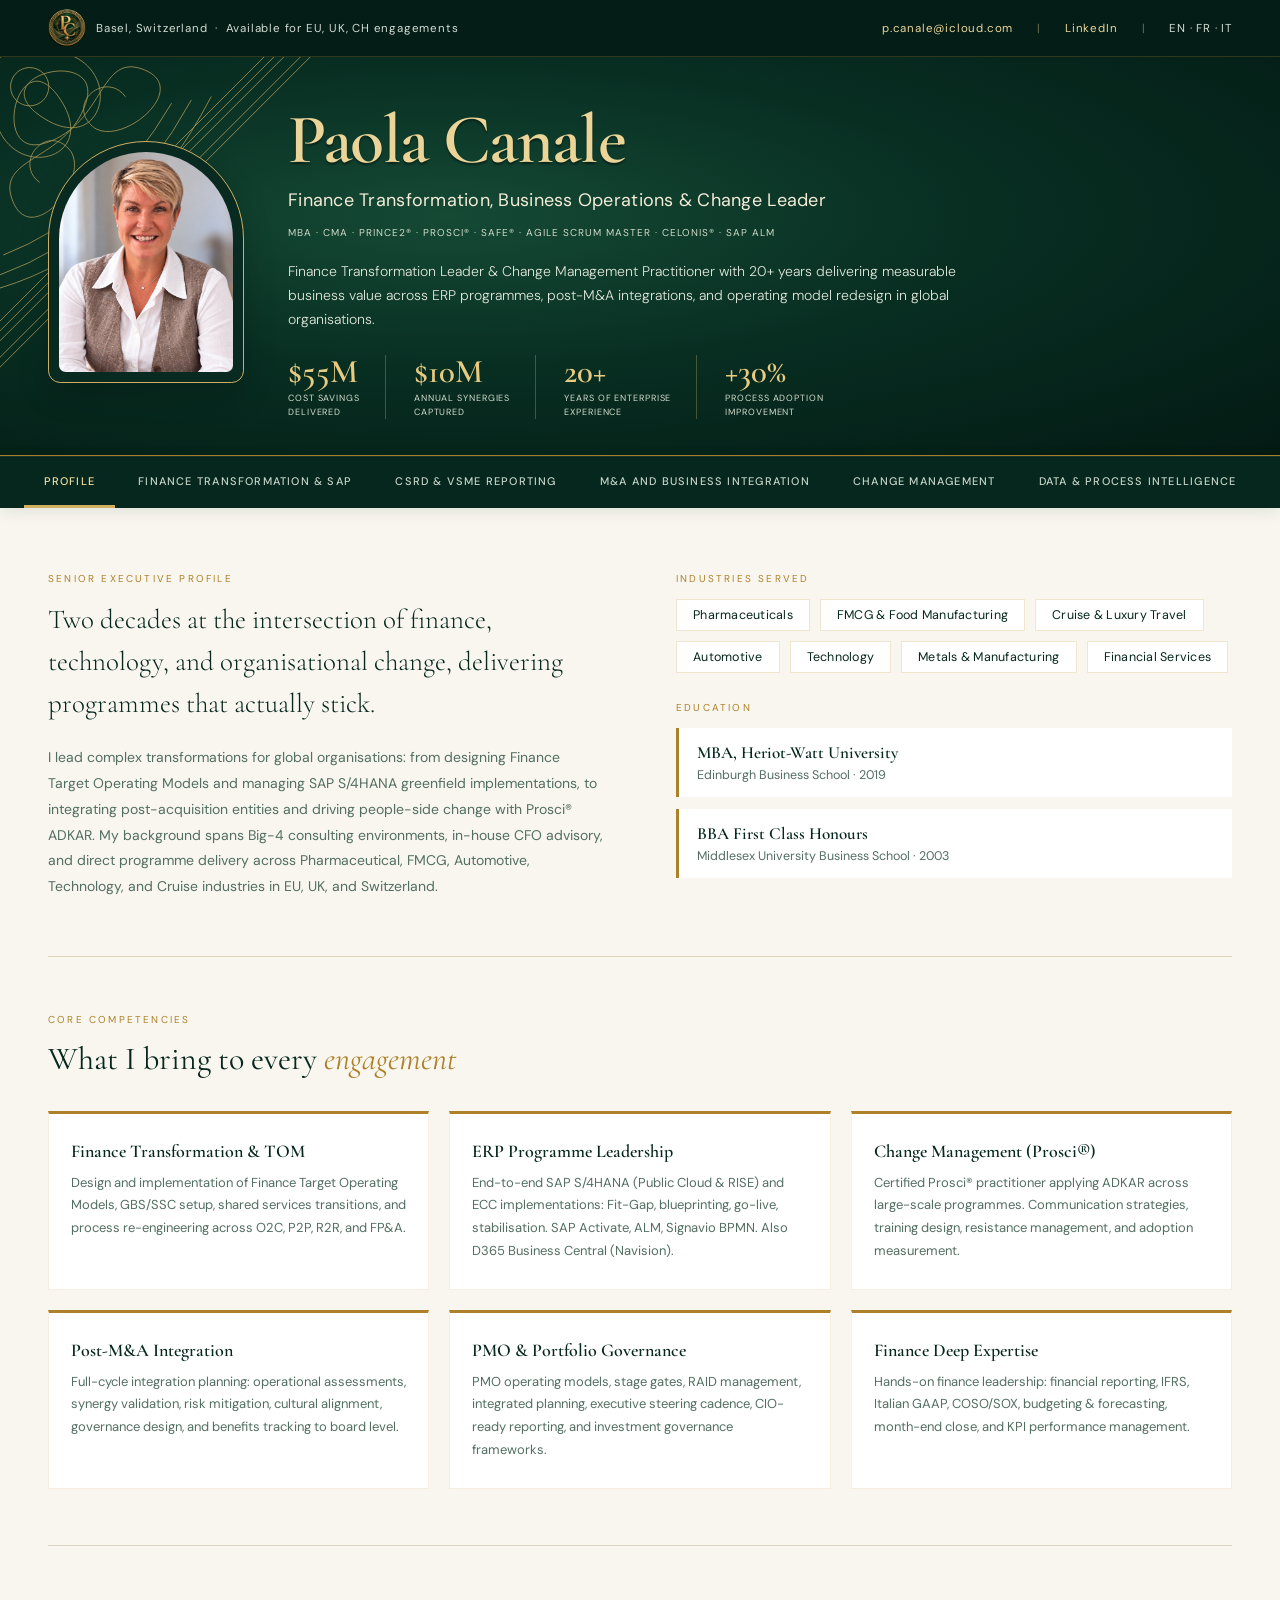
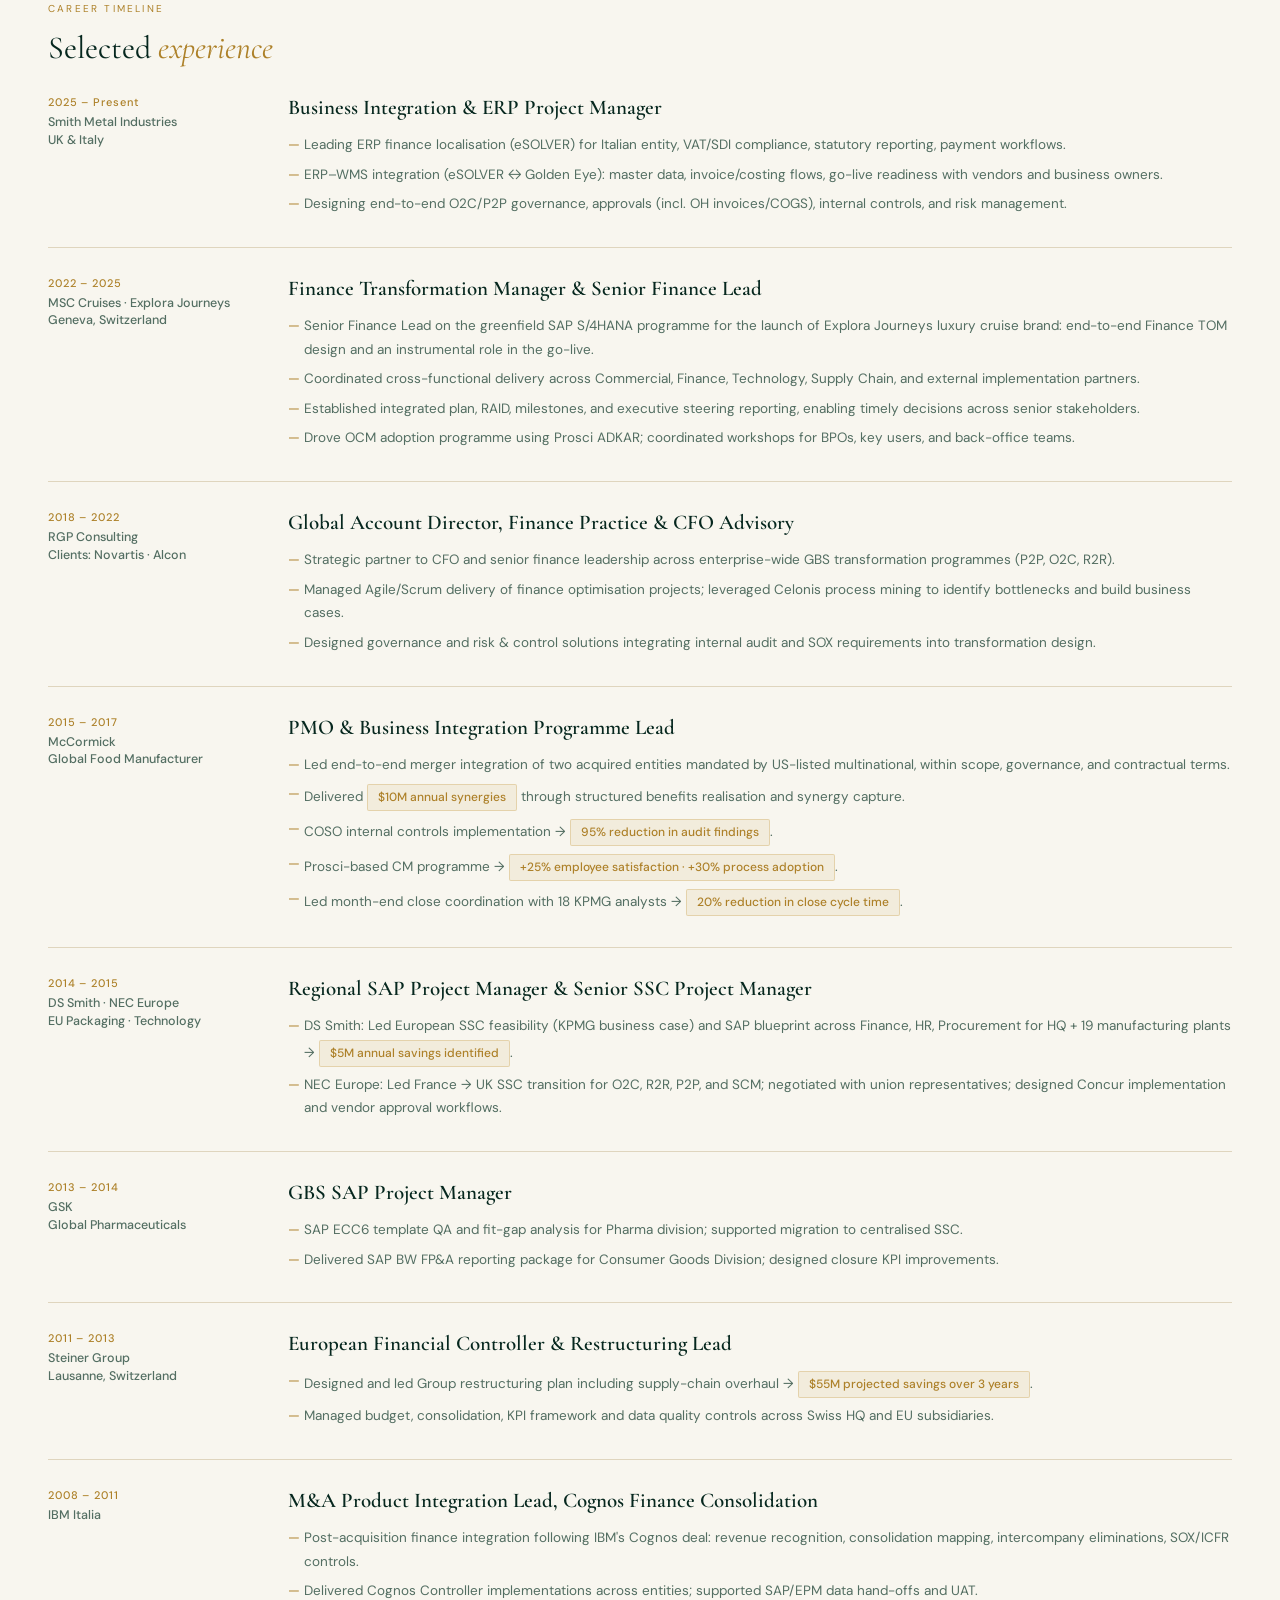
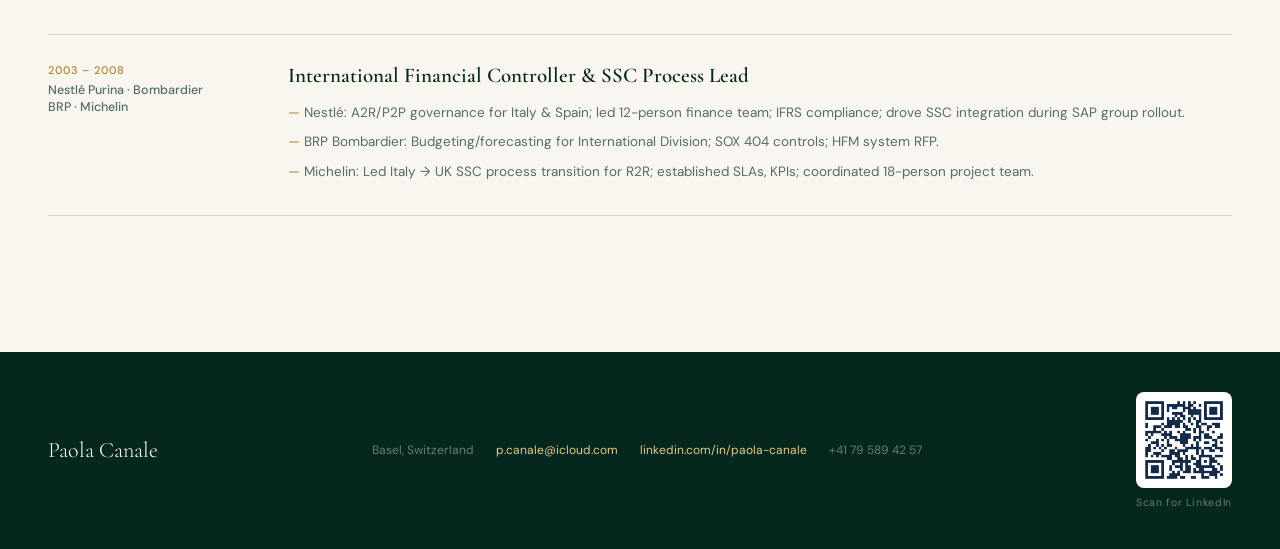
<file: index.html>
<!DOCTYPE html>
<html lang="en">
<head>
<meta charset="UTF-8">
<meta name="viewport" content="width=device-width, initial-scale=1.0">
<title>Paola Canale, Finance Transformation, Change Leader & CSRD/VSME Reporting</title>
<link rel="icon" type="image/png" sizes="32x32" href="favicon-32.png?v=2">
<link rel="icon" type="image/png" sizes="192x192" href="favicon-192.png?v=2">
<link rel="apple-touch-icon" href="apple-touch-icon.png?v=2">
<meta name="description" content="Senior executive bridging Finance Transformation, SAP S/4HANA, Change Management and EU sustainability reporting (CSRD/ESRS, VSME). Basel · EU · UK · CH.">
<link rel="preconnect" href="https://fonts.googleapis.com">
<link href="https://fonts.googleapis.com/css2?family=Cormorant+Garamond:ital,wght@0,300;0,400;0,600;1,300;1,400&family=DM+Sans:ital,wght@0,300;0,400;0,500;1,300&display=swap" rel="stylesheet">
<style>
:root {
  --navy: #0D1B2A;
  --navy-mid: #172639;
  --navy-light: #1F3550;
  --gold: #C4973A;
  --gold-light: #DDB870;
  --cream: #F5F1EA;
  --white: #FFFFFF;
  --text: #1C2B3A;
  --muted: #62778C;
  --line: rgba(196,151,58,0.18);
}
*,*::before,*::after{box-sizing:border-box;margin:0;padding:0}
html{scroll-behavior:smooth}
body{font-family:'DM Sans',sans-serif;background:var(--cream);color:var(--text);min-height:100vh}

/* ── TOPBAR ── */
.topbar{background:var(--navy);padding:9px 48px;display:flex;justify-content:space-between;align-items:center;font-size:11.5px;color:rgba(255,255,255,.45);letter-spacing:.07em}
.topbar a{color:var(--gold-light);text-decoration:none;transition:opacity .2s}.topbar a:hover{opacity:.75}
.tb-right{display:flex;gap:24px;align-items:center}
.tb-dot{color:rgba(255,255,255,.2)}

/* ── HEADER ── */
.header{background:var(--navy);padding:52px 48px 0;display:grid;grid-template-columns:auto 1fr;gap:52px;max-width:1280px;margin:0 auto;align-items:end}
.photo-wrap{display:flex;flex-direction:column;align-items:center;gap:0}
.photo{width:168px;height:168px;border-radius:50%;object-fit:cover;object-position:center 15%;border:2.5px solid var(--gold);display:block;margin-bottom:28px;box-shadow:0 12px 40px rgba(0,0,0,.5)}
.header-body{padding-bottom:36px}
.h-name{font-family:'Cormorant Garamond',serif;font-size:58px;font-weight:300;color:var(--white);line-height:.95;letter-spacing:-.02em}
.h-name em{font-style:italic;color:var(--gold-light)}
.h-creds{margin-top:12px;font-size:11px;letter-spacing:.2em;color:rgba(255,255,255,.38);text-transform:uppercase}
.h-tagline{margin-top:18px;font-size:15.5px;color:rgba(255,255,255,.68);font-weight:300;max-width:600px;line-height:1.65}
.h-stats{display:flex;gap:40px;margin-top:28px}
.stat-n{font-family:'Cormorant Garamond',serif;font-size:36px;font-weight:600;color:var(--gold-light);line-height:1}
.stat-l{font-size:10px;color:rgba(255,255,255,.35);text-transform:uppercase;letter-spacing:.1em;margin-top:4px}

/* ── NAV ── */
.nav-wrap{background:var(--navy);border-top:1px solid rgba(255,255,255,.07);position:sticky;top:0;z-index:100;box-shadow:0 4px 24px rgba(0,0,0,.35)}
.nav{max-width:1280px;margin:0 auto;padding:0 24px;display:flex;overflow-x:auto;justify-content:space-between;gap:4px}
.nav::-webkit-scrollbar{display:none}
.nav-tab{padding:17px 10px;font-size:11px;letter-spacing:.11em;text-transform:uppercase;color:rgba(255,255,255,.4);cursor:pointer;border-bottom:3px solid transparent;border-top:none;border-left:none;border-right:none;transition:all .22s ease;white-space:nowrap;background:none;font-family:'DM Sans',sans-serif;font-weight:500;text-decoration:none;display:block;flex:1 1 auto;text-align:center;min-width:0}
.nav-tab:hover{color:rgba(255,255,255,.75)}
.nav-tab.active{color:var(--gold-light);border-bottom-color:var(--gold)}

/* ── LAYOUT ── */
.page-wrap{max-width:1280px;margin:0 auto;padding:0 48px}
.panel{display:none;animation:fadeUp .38s ease forwards}
.panel.active{display:block}
@keyframes fadeUp{from{opacity:0;transform:translateY(10px)}to{opacity:1;transform:translateY(0)}}

/* ── SHARED ── */
.eyebrow{font-size:10px;letter-spacing:.22em;text-transform:uppercase;color:var(--gold);margin-bottom:14px}
.section-title{font-family:'Cormorant Garamond',serif;font-size:32px;font-weight:400;color:var(--navy);line-height:1.2}
.section-title em{font-style:italic;color:var(--gold)}
.divider{border:none;border-top:1px solid var(--line);margin:0}

/* ── ABOUT PANEL ── */
.about-hero{padding:64px 0 56px;display:grid;grid-template-columns:1fr 1fr;gap:72px;border-bottom:1px solid var(--line)}
.about-lead{font-family:'Cormorant Garamond',serif;font-size:27px;font-weight:300;line-height:1.55;color:var(--navy)}
.about-body{font-size:14px;line-height:1.85;color:var(--muted);margin-top:20px}
.caps-section{padding:56px 0;border-bottom:1px solid var(--line)}
.caps-grid{display:grid;grid-template-columns:repeat(3,1fr);gap:20px;margin-top:32px}
.cap-card{background:var(--white);border:1px solid rgba(196,151,58,.15);border-top:3px solid var(--gold);padding:26px 22px;transition:box-shadow .2s}
.cap-card:hover{box-shadow:0 8px 28px rgba(0,0,0,.07)}
.cap-t{font-family:'Cormorant Garamond',serif;font-size:18px;font-weight:600;color:var(--navy);margin-bottom:10px}
.cap-b{font-size:13px;line-height:1.75;color:var(--muted)}
.exp-section{padding:56px 0}
.exp-item{display:grid;grid-template-columns:200px 1fr;gap:40px;padding:28px 0;border-bottom:1px solid var(--line)}
.exp-period{font-size:11px;color:var(--gold);font-weight:500;letter-spacing:.08em}
.exp-co{font-size:12.5px;font-weight:500;color:var(--muted);margin-top:5px;line-height:1.4}
.exp-role{font-family:'Cormorant Garamond',serif;font-size:21px;font-weight:600;color:var(--navy)}
.exp-bullets{margin-top:10px;list-style:none;font-size:13.5px;line-height:1.75;color:var(--muted)}
.exp-bullets li{padding:3px 0 3px 16px;position:relative}
.exp-bullets li::before{content:"—";position:absolute;left:0;color:var(--gold)}
.exp-result{display:inline-block;background:rgba(196,151,58,.1);border:1px solid rgba(196,151,58,.3);padding:2px 10px;border-radius:2px;font-size:12px;color:var(--gold);font-weight:500;margin-top:2px}

/* ── SPECIALTY PANELS ── */
.spec-hero{background:var(--navy);margin:0 -48px;padding:60px 48px;display:grid;grid-template-columns:1fr 1fr;gap:72px;align-items:center}
.spec-eyebrow{font-size:10px;letter-spacing:.25em;text-transform:uppercase;color:var(--gold);margin-bottom:18px}
.spec-title{font-family:'Cormorant Garamond',serif;font-size:48px;font-weight:300;color:var(--white);line-height:1.05}
.spec-title em{font-style:italic;color:var(--gold-light)}
.spec-pitch{font-size:15px;line-height:1.7;color:rgba(255,255,255,.62);margin-top:22px}
.metrics-grid{display:grid;grid-template-columns:1fr 1fr;gap:16px}
.metric-box{background:rgba(255,255,255,.05);border:1px solid rgba(196,151,58,.25);padding:26px 22px;text-align:center;transition:background .2s}
.metric-box:hover{background:rgba(255,255,255,.08)}
.metric-val{font-family:'Cormorant Garamond',serif;font-size:42px;font-weight:600;color:var(--gold-light);line-height:1}
.metric-label{font-size:10.5px;color:rgba(255,255,255,.4);text-transform:uppercase;letter-spacing:.1em;margin-top:8px;line-height:1.45}

/* CASE STUDIES */
.cases-section{padding:60px 0}
.cases-grid{display:grid;grid-template-columns:repeat(3,1fr);gap:24px;margin-top:36px}
.case-card{background:var(--white);border:1px solid rgba(196,151,58,.12);overflow:hidden;transition:box-shadow .2s}
.case-card:hover{box-shadow:0 12px 36px rgba(0,0,0,.09)}
.case-header{background:var(--navy-light);padding:22px 24px;border-bottom:2px solid var(--gold)}
.cases-grid>.case-card{display:grid;grid-template-rows:subgrid;grid-row:span 2;row-gap:0}
.case-client{font-size:10px;letter-spacing:.2em;text-transform:uppercase;color:var(--gold-light);margin-bottom:6px}
.case-name{font-family:'Cormorant Garamond',serif;font-size:19px;font-weight:600;color:var(--white);line-height:1.25}
.case-period{font-size:11px;color:rgba(255,255,255,.35);margin-top:4px}
.case-body{padding:24px}
.case-label{font-size:10px;letter-spacing:.15em;text-transform:uppercase;color:var(--gold);margin-bottom:8px;margin-top:16px}
.case-label:first-child{margin-top:0}
.case-text{font-size:13px;line-height:1.7;color:var(--muted)}
.case-results{margin-top:4px;display:flex;flex-direction:column;gap:6px}
.result-pill{display:flex;align-items:center;gap:8px;font-size:12.5px;font-weight:500;color:var(--navy)}
.result-pill::before{content:"✦";color:var(--gold);font-size:9px;flex-shrink:0}

/* CAPABILITIES */
.spec-caps{padding:56px 0;border-top:1px solid var(--line);border-bottom:1px solid var(--line)}
.spec-caps-grid{display:grid;grid-template-columns:1fr 1fr;gap:48px;margin-top:32px}
.spec-feat-list{list-style:none}
.spec-feat-list li{padding:13px 0;border-bottom:1px solid var(--line);font-size:14px;line-height:1.6;color:var(--text);display:flex;gap:12px;align-items:start}
.spec-feat-list li::before{content:"◆";color:var(--gold);font-size:7px;margin-top:6px;flex-shrink:0}

/* QUOTE BOX */
.quote-box{background:var(--navy);padding:40px 44px;margin:0 0 0 0}
.quote-text{font-family:'Cormorant Garamond',serif;font-size:22px;font-weight:300;font-style:italic;color:var(--cream);line-height:1.6}
.quote-attr{font-size:11px;color:var(--gold);margin-top:16px;letter-spacing:.12em;text-transform:uppercase}

/* TOOLS */
.tools-section{padding:40px 0 56px}
.suite-box{background:var(--navy);border-left:4px solid var(--gold);padding:34px 36px;margin:48px 0 8px}
.suite-eyebrow{font-size:10px;letter-spacing:.22em;text-transform:uppercase;color:var(--gold-light);margin-bottom:10px}
.suite-title{font-family:'Cormorant Garamond',serif;font-size:28px;font-weight:400;color:var(--gold-light);line-height:1.2}
.suite-sub{font-size:14px;line-height:1.6;color:rgba(255,255,255,.78);margin-top:10px;max-width:70ch}
.suite-grid{display:grid;grid-template-columns:1fr 1fr;gap:36px;margin-top:24px}
.suite-head{font-size:11px;letter-spacing:.16em;text-transform:uppercase;color:var(--gold-light);padding-bottom:8px;border-bottom:1px solid rgba(196,151,58,.35)}
.suite-list{list-style:none}
.suite-list li{padding:9px 0;border-bottom:1px solid rgba(255,255,255,.09);font-size:13.5px;line-height:1.5;color:rgba(255,255,255,.9);display:flex;gap:10px;align-items:start}
.suite-list li::before{content:"\25C6";color:var(--gold);font-size:7px;margin-top:6px;flex-shrink:0}
@media(max-width:760px){.suite-grid{grid-template-columns:1fr;gap:22px}.suite-box{padding:26px 22px}}
.tools-grid{display:flex;flex-wrap:wrap;gap:10px;margin-top:20px}
.tool-tag{background:var(--white);border:1px solid rgba(196,151,58,.25);padding:7px 16px;font-size:12.5px;color:var(--navy);font-weight:400;letter-spacing:.02em;transition:all .18s}
.tool-tag:hover{background:var(--navy);color:var(--gold-light);border-color:var(--navy)}

/* FOOTER */
.footer{background:var(--navy);margin-top:80px;padding:40px 48px;display:flex;justify-content:space-between;align-items:center}
.footer-name{font-family:'Cormorant Garamond',serif;font-size:22px;font-weight:300;color:var(--white)}
.footer-links{display:flex;gap:28px;font-size:12px;color:rgba(255,255,255,.4)}
.footer-links a{color:var(--gold-light);text-decoration:none}

@media(max-width:900px){
  .header{grid-template-columns:1fr;gap:24px;padding:36px 24px 0}
  .photo{width:120px;height:120px}
  .h-name{font-size:38px}
  .spec-hero,.about-hero,.cases-grid,.caps-grid,.spec-caps-grid,.metrics-grid{grid-template-columns:1fr}
  .spec-hero{margin:0 -24px;padding:40px 24px}
  .page-wrap,.nav{padding:0 24px}
  .nav{justify-content:flex-start}
  .nav-tab{flex:0 0 auto;padding:17px 18px;font-size:11.5px;letter-spacing:.15em}
  .exp-item{grid-template-columns:1fr}
  .h-stats{gap:24px}
  .footer{flex-direction:column;gap:20px;text-align:center}
}
</style>
<link rel="stylesheet" href="brand.css?v=forest-gold-1">
</head>
<body>

<div class="topbar">
  <span style="display:flex;align-items:center;gap:10px"><img src="images/pc-approved-green-gold.png" alt="PC monogram" style="width:30px;height:30px;border-radius:50%;flex-shrink:0">Basel, Switzerland &nbsp;·&nbsp; Available for EU, UK, CH engagements</span>
  <div class="tb-right">
    <a href="mailto:p.canale@icloud.com">p.canale@icloud.com</a>
    <span class="tb-dot">|</span>
    <a href="https://linkedin.com/in/paola-canale/" target="_blank">LinkedIn</a>
    <span class="tb-dot">|</span>
    <span>EN · FR · IT</span>
  </div>
</div>

<div class="header">
  <div class="photo-wrap">
    <img class="photo" src="images/paola-portrait-upright.png" alt="Paola Canale">
  </div>
  <div class="header-body">
    <div class="h-name">Paola Canale</div><div class="h-role">Finance Transformation, Business Operations &amp; Change Leader</div>
    <div class="h-creds">MBA · CMA · PRINCE2® · Prosci® · SAFe® · Agile Scrum Master · Celonis® · SAP ALM</div>
    <div class="h-tagline">Finance Transformation Leader &amp; Change Management Practitioner with 20+ years delivering measurable business value across ERP programmes, post-M&amp;A integrations, and operating model redesign in global organisations.</div>
    <div class="h-stats">
      <div><div class="stat-n">$55M</div><div class="stat-l">Cost Savings<br>Delivered</div></div>
      <div><div class="stat-n">$10M</div><div class="stat-l">Annual Synergies<br>Captured</div></div>
      <div><div class="stat-n">20+</div><div class="stat-l">Years of Enterprise<br>Experience</div></div>
      <div><div class="stat-n">+30%</div><div class="stat-l">Process Adoption<br>Improvement</div></div>
    </div>
  </div>
</div>

<div class="nav-wrap">
  <nav class="nav">
    <a class="nav-tab active" href="#about" data-panel="about">Profile</a>
    <a class="nav-tab" href="#finance" data-panel="finance">Finance Transformation &amp; SAP</a>
    <a class="nav-tab" href="#csrd" data-panel="csrd">CSRD &amp; VSME Reporting</a>
    <a class="nav-tab" href="#pmo" data-panel="pmo">M&amp;A and Business Integration</a>
    <a class="nav-tab" href="#cm" data-panel="cm">Change Management</a>
    <a class="nav-tab" href="#data" data-panel="data">Data &amp; Process Intelligence</a>
  </nav>
</div>

<!-- ══════════════════════════════════════════════
     PANEL: ABOUT
══════════════════════════════════════════════ -->
<div id="about" class="panel active">
<div class="page-wrap">

  <div class="about-hero">
    <div>
      <div class="eyebrow">Senior Executive Profile</div>
      <div class="about-lead">Two decades at the intersection of finance, technology, and organisational change, delivering programmes that actually stick.</div>
      <div class="about-body">I lead complex transformations for global organisations: from designing Finance Target Operating Models and managing SAP S/4HANA greenfield implementations, to integrating post-acquisition entities and driving people-side change with Prosci® ADKAR. My background spans Big-4 consulting environments, in-house CFO advisory, and direct programme delivery across Pharmaceutical, FMCG, Automotive, Technology, and Cruise industries in EU, UK, and Switzerland.</div>
    </div>
    <div>
      <div class="eyebrow">Industries Served</div>
      <div style="display:flex;flex-wrap:wrap;gap:10px;margin-bottom:28px;margin-top:14px">
        <span class="tool-tag">Pharmaceuticals</span>
        <span class="tool-tag">FMCG &amp; Food Manufacturing</span>
        <span class="tool-tag">Cruise &amp; Luxury Travel</span>
        <span class="tool-tag">Automotive</span>
        <span class="tool-tag">Technology</span>
        <span class="tool-tag">Metals &amp; Manufacturing</span>
        <span class="tool-tag">Financial Services</span>
      </div>
      <div class="eyebrow">Education</div>
      <div style="margin-top:14px;display:flex;flex-direction:column;gap:12px">
        <div style="background:var(--white);border-left:3px solid var(--gold);padding:14px 18px">
          <div style="font-family:'Cormorant Garamond',serif;font-size:17px;font-weight:600;color:var(--navy)">MBA, Heriot-Watt University</div>
          <div style="font-size:12.5px;color:var(--muted);margin-top:4px">Edinburgh Business School · 2019</div>
        </div>
        <div style="background:var(--white);border-left:3px solid var(--gold);padding:14px 18px">
          <div style="font-family:'Cormorant Garamond',serif;font-size:17px;font-weight:600;color:var(--navy)">BBA First Class Honours</div>
          <div style="font-size:12.5px;color:var(--muted);margin-top:4px">Middlesex University Business School · 2003</div>
        </div>
      </div>
    </div>
  </div>

  <div class="caps-section">
    <div class="eyebrow">Core Competencies</div>
    <div class="section-title">What I bring to every <em>engagement</em></div>
    <div class="caps-grid">
      <div class="cap-card">
        <div class="cap-t">Finance Transformation &amp; TOM</div>
        <div class="cap-b">Design and implementation of Finance Target Operating Models, GBS/SSC setup, shared services transitions, and process re-engineering across O2C, P2P, R2R, and FP&amp;A.</div>
      </div>
      <div class="cap-card">
        <div class="cap-t">ERP Programme Leadership</div>
        <div class="cap-b">End-to-end SAP S/4HANA (Public Cloud &amp; RISE) and ECC implementations: Fit-Gap, blueprinting, go-live, stabilisation. SAP Activate, ALM, Signavio BPMN. Also D365 Business Central (Navision).</div>
      </div>
      <div class="cap-card">
        <div class="cap-t">Change Management (Prosci®)</div>
        <div class="cap-b">Certified Prosci® practitioner applying ADKAR across large-scale programmes. Communication strategies, training design, resistance management, and adoption measurement.</div>
      </div>
      <div class="cap-card">
        <div class="cap-t">Post-M&amp;A Integration</div>
        <div class="cap-b">Full-cycle integration planning: operational assessments, synergy validation, risk mitigation, cultural alignment, governance design, and benefits tracking to board level.</div>
      </div>
      <div class="cap-card">
        <div class="cap-t">PMO &amp; Portfolio Governance</div>
        <div class="cap-b">PMO operating models, stage gates, RAID management, integrated planning, executive steering cadence, CIO-ready reporting, and investment governance frameworks.</div>
      </div>
      <div class="cap-card">
        <div class="cap-t">Finance Deep Expertise</div>
        <div class="cap-b">Hands-on finance leadership: financial reporting, IFRS, Italian GAAP, COSO/SOX, budgeting &amp; forecasting, month-end close, and KPI performance management.</div>
      </div>
    </div>
  </div>

  <div class="exp-section">
    <div class="eyebrow">Career Timeline</div>
    <div class="section-title">Selected <em>experience</em></div>
    <div class="exp-timeline">

      <div class="exp-item">
        <div><div class="exp-period">2025 – Present</div><div class="exp-co">Smith Metal Industries<br>UK &amp; Italy</div></div>
        <div>
          <div class="exp-role">Business Integration &amp; ERP Project Manager</div>
          <ul class="exp-bullets">
            <li>Leading ERP finance localisation (eSOLVER) for Italian entity, VAT/SDI compliance, statutory reporting, payment workflows.</li>
            <li>ERP–WMS integration (eSOLVER ↔ Golden Eye): master data, invoice/costing flows, go-live readiness with vendors and business owners.</li>
            <li>Designing end-to-end O2C/P2P governance, approvals (incl. OH invoices/COGS), internal controls, and risk management.</li>
          </ul>
        </div>
      </div>

      <div class="exp-item">
        <div><div class="exp-period">2022 – 2025</div><div class="exp-co">MSC Cruises · Explora Journeys<br>Geneva, Switzerland</div></div>
        <div>
          <div class="exp-role">Finance Transformation Manager &amp; Senior Finance Lead</div>
          <ul class="exp-bullets">
            <li>Senior Finance Lead on the greenfield SAP S/4HANA programme for the launch of Explora Journeys luxury cruise brand: end-to-end Finance TOM design and an instrumental role in the go-live.</li>
            <li>Coordinated cross-functional delivery across Commercial, Finance, Technology, Supply Chain, and external implementation partners.</li>
            <li>Established integrated plan, RAID, milestones, and executive steering reporting, enabling timely decisions across senior stakeholders.</li>
            <li>Drove OCM adoption programme using Prosci ADKAR; coordinated workshops for BPOs, key users, and back-office teams.</li>
          </ul>
        </div>
      </div>

      <div class="exp-item">
        <div><div class="exp-period">2018 – 2022</div><div class="exp-co">RGP Consulting<br>Clients: Novartis · Alcon</div></div>
        <div>
          <div class="exp-role">Global Account Director, Finance Practice &amp; CFO Advisory</div>
          <ul class="exp-bullets">
            <li>Strategic partner to CFO and senior finance leadership across enterprise-wide GBS transformation programmes (P2P, O2C, R2R).</li>
            <li>Managed Agile/Scrum delivery of finance optimisation projects; leveraged Celonis process mining to identify bottlenecks and build business cases.</li>
            <li>Designed governance and risk &amp; control solutions integrating internal audit and SOX requirements into transformation design.</li>
          </ul>
        </div>
      </div>

      <div class="exp-item">
        <div><div class="exp-period">2015 – 2017</div><div class="exp-co">McCormick<br>Global Food Manufacturer</div></div>
        <div>
          <div class="exp-role">PMO &amp; Business Integration Programme Lead</div>
          <ul class="exp-bullets">
            <li>Led end-to-end merger integration of two acquired entities mandated by US-listed multinational, within scope, governance, and contractual terms.</li>
            <li>Delivered <span class="exp-result">$10M annual synergies</span> through structured benefits realisation and synergy capture.</li>
            <li>COSO internal controls implementation → <span class="exp-result">95% reduction in audit findings</span>.</li>
            <li>Prosci-based CM programme → <span class="exp-result">+25% employee satisfaction · +30% process adoption</span>.</li>
            <li>Led month-end close coordination with 18 KPMG analysts → <span class="exp-result">20% reduction in close cycle time</span>.</li>
          </ul>
        </div>
      </div>

      <div class="exp-item">
        <div><div class="exp-period">2014 – 2015</div><div class="exp-co">DS Smith · NEC Europe<br>EU Packaging · Technology</div></div>
        <div>
          <div class="exp-role">Regional SAP Project Manager &amp; Senior SSC Project Manager</div>
          <ul class="exp-bullets">
            <li>DS Smith: Led European SSC feasibility (KPMG business case) and SAP blueprint across Finance, HR, Procurement for HQ + 19 manufacturing plants → <span class="exp-result">$5M annual savings identified</span>.</li>
            <li>NEC Europe: Led France → UK SSC transition for O2C, R2R, P2P, and SCM; negotiated with union representatives; designed Concur implementation and vendor approval workflows.</li>
          </ul>
        </div>
      </div>

      <div class="exp-item">
        <div><div class="exp-period">2013 – 2014</div><div class="exp-co">GSK<br>Global Pharmaceuticals</div></div>
        <div>
          <div class="exp-role">GBS SAP Project Manager</div>
          <ul class="exp-bullets">
            <li>SAP ECC6 template QA and fit-gap analysis for Pharma division; supported migration to centralised SSC.</li>
            <li>Delivered SAP BW FP&amp;A reporting package for Consumer Goods Division; designed closure KPI improvements.</li>
          </ul>
        </div>
      </div>

      <div class="exp-item">
        <div><div class="exp-period">2011 – 2013</div><div class="exp-co">Steiner Group<br>Lausanne, Switzerland</div></div>
        <div>
          <div class="exp-role">European Financial Controller &amp; Restructuring Lead</div>
          <ul class="exp-bullets">
            <li>Designed and led Group restructuring plan including supply-chain overhaul → <span class="exp-result">$55M projected savings over 3 years</span>.</li>
            <li>Managed budget, consolidation, KPI framework and data quality controls across Swiss HQ and EU subsidiaries.</li>
          </ul>
        </div>
      </div>

      <div class="exp-item">
        <div><div class="exp-period">2008 – 2011</div><div class="exp-co">IBM Italia</div></div>
        <div>
          <div class="exp-role">M&amp;A Product Integration Lead, Cognos Finance Consolidation</div>
          <ul class="exp-bullets">
            <li>Post-acquisition finance integration following IBM's Cognos deal: revenue recognition, consolidation mapping, intercompany eliminations, SOX/ICFR controls.</li>
            <li>Delivered Cognos Controller implementations across entities; supported SAP/EPM data hand-offs and UAT.</li>
          </ul>
        </div>
      </div>

      <div class="exp-item">
        <div><div class="exp-period">2003 – 2008</div><div class="exp-co">Nestlé Purina · Bombardier<br>BRP · Michelin</div></div>
        <div>
          <div class="exp-role">International Financial Controller &amp; SSC Process Lead</div>
          <ul class="exp-bullets">
            <li>Nestlé: A2R/P2P governance for Italy &amp; Spain; led 12-person finance team; IFRS compliance; drove SSC integration during SAP group rollout.</li>
            <li>BRP Bombardier: Budgeting/forecasting for International Division; SOX 404 controls; HFM system RFP.</li>
            <li>Michelin: Led Italy → UK SSC process transition for R2R; established SLAs, KPIs; coordinated 18-person project team.</li>
          </ul>
        </div>
      </div>

    </div>
  </div>
</div><!-- /page-wrap -->
</div><!-- /panel about -->


<!-- ══════════════════════════════════════════════
     PANEL: CHANGE MANAGEMENT
══════════════════════════════════════════════ -->
<div id="cm" class="panel">
<div class="spec-hero">
  <div>
    <div class="spec-eyebrow">Specialisation</div>
    <div class="spec-title">Organisational<br><em>Change Management</em></div>
    <div class="spec-pitch">Certified Prosci® Practitioner applying ADKAR methodology to make transformations land, not just launch. I bridge the gap between technical programme delivery and human adoption, with a track record of measurable behaviour change at enterprise scale.</div>
  </div>
  <div class="metrics-grid">
    <div class="metric-box"><div class="metric-val">+30%</div><div class="metric-label">Process Adoption<br>Rate Improvement</div></div>
    <div class="metric-box"><div class="metric-val">+25%</div><div class="metric-label">Employee Satisfaction<br>Score Increase</div></div>
    <div class="metric-box"><div class="metric-val">Prosci®</div><div class="metric-label">Certified Change<br>Manager (ADKAR)</div></div>
    <div class="metric-box"><div class="metric-val">20+</div><div class="metric-label">Years Embedding<br>Change in ERP &amp; M&amp;A</div></div>
  </div>
</div>

<div class="page-wrap">
  <div class="cases-section">
    <div class="eyebrow">Case Studies</div>
    <div class="section-title">Change that <em>sticks</em>, measurable results</div>
    <div class="cases-grid">

      <div class="case-card">
        <div class="case-header">
          <div class="case-client">McCormick · Global Food Manufacturing</div>
          <div class="case-name">Post-Merger OCM Programme</div>
          <div class="case-period">2015 – 2017 · Italy &amp; UK</div>
        </div>
        <div class="case-body">
          <div class="case-label">Challenge</div>
          <div class="case-text">Integration of two newly acquired companies into a US-listed multinational, requiring cultural alignment, process adoption, and role restructuring across finance and operations simultaneously.</div>
          <div class="case-label">Approach</div>
          <div class="case-text">Deployed full Prosci® ADKAR framework: impact assessments, targeted communication plans, role mapping workshops with local and regional teams, training design, and resistance management with union representatives. Embedded CM workstream within the PMO governance structure.</div>
          <div class="case-label">Tangible Results</div>
          <div class="case-results">
            <div class="result-pill">+30% improvement in process adoption rates</div>
            <div class="result-pill">+25% increase in employee satisfaction scores</div>
            <div class="result-pill">Successful union negotiations, zero operational disruption</div>
            <div class="result-pill">Programme delivered within agreed scope &amp; contractual terms</div>
          </div>
        </div>
      </div>

      <div class="case-card">
        <div class="case-header">
          <div class="case-client">MSC Cruises · Explora Journeys</div>
          <div class="case-name">S/4HANA Adoption &amp; Finance TOM Change Programme</div>
          <div class="case-period">2022 – 2025 · Geneva, Switzerland</div>
        </div>
        <div class="case-body">
          <div class="case-label">Challenge</div>
          <div class="case-text">Greenfield SAP S/4HANA implementation for a new luxury cruise brand, zero legacy processes to fall back on, multi-functional stakeholder landscape (Sales, Finance, Back-Office, Supply Chain, IT), high executive visibility.</div>
          <div class="case-label">Approach</div>
          <div class="case-text">Developed an overarching Change Management and Process Improvement Plan integrated with the project delivery timeline. Facilitated BPO and key user workshops during Prepare and Explore phases using SAP Activate. Drove standardisation and role validation ahead of go-live, ensuring readiness across all business units.</div>
          <div class="case-label">Tangible Results</div>
          <div class="case-results">
            <div class="result-pill">Instrumental role in the greenfield go-live supporting the brand launch</div>
            <div class="result-pill">Full OCM adoption programme delivered across cross-functional teams</div>
            <div class="result-pill">Standardised Finance TOM embedded with measurable KPI framework</div>
          </div>
        </div>
      </div>

      <div class="case-card">
        <div class="case-header">
          <div class="case-client">DS Smith · NEC Europe</div>
          <div class="case-name">SSC Transition &amp; HR Change Management</div>
          <div class="case-period">2014 – 2015 · EU &amp; UK</div>
        </div>
        <div class="case-body">
          <div class="case-label">Challenge</div>
          <div class="case-text">Two concurrent SSC transition programmes: DS Smith (19-plant European blueprint) and NEC (France → UK process transfer). Both required significant people-side change, including talent retention and union engagement.</div>
          <div class="case-label">Approach</div>
          <div class="case-text">For DS Smith: led HR Change Management Assessment with value driver identification, talent management strategies, and retention plans presented to Heads of Departments. For NEC: led union representative negotiations, designed change communication, and coordinated transition of OTC, RTR, and PTP processes to UK SSC.</div>
          <div class="case-label">Tangible Results</div>
          <div class="case-results">
            <div class="result-pill">DS Smith: $5M annual savings validated in KPMG business case</div>
            <div class="result-pill">NEC: Zero business continuity incidents during France → UK transfer</div>
            <div class="result-pill">Union negotiations concluded without operational disruption</div>
          </div>
        </div>
      </div>

    </div>
  </div>

  <div class="spec-caps">
    <div class="eyebrow">What I Deliver</div>
    <div class="section-title">Change Management <em>capabilities</em></div>
    <div class="spec-caps-grid">
      <ul class="spec-feat-list">
        <li>Prosci® ADKAR framework design and execution across full programme lifecycle</li>
        <li>Stakeholder analysis, impact assessment, and resistance mapping</li>
        <li>Executive-level change narrative and communication strategy</li>
        <li>Training needs analysis, curriculum design, and go-live readiness</li>
        <li>Role mapping and organisational design aligned to new operating models</li>
        <li>Change adoption measurement, KPI tracking, and post-go-live stabilisation</li>
      </ul>
      <ul class="spec-feat-list">
        <li>Union and works council engagement and negotiation</li>
        <li>Embedded CM workstream within PRINCE2® and Agile programme structures</li>
        <li>Cultural integration planning in post-M&amp;A contexts</li>
        <li>BPO and key user workshop facilitation (SAP Activate Prepare/Explore)</li>
        <li>SAP OCM methodology for Cloud ERP transitions</li>
        <li>Change fatigue monitoring and multi-programme change portfolio management</li>
      </ul>
    </div>
  </div>

  <div class="tools-section">
    <div class="eyebrow">Methodologies &amp; Tools</div>
    <div class="tools-grid">
      <span class="tool-tag">Prosci® ADKAR</span>
      <span class="tool-tag">SAP OCM for Cloud</span>
      <span class="tool-tag">SAP Activate</span>
      <span class="tool-tag">PRINCE2®</span>
      <span class="tool-tag">SAFe® Agile</span>
      <span class="tool-tag">Agile Scrum</span>
      <span class="tool-tag">SAP Signavio BPMN</span>
      <span class="tool-tag">MS Teams / SharePoint</span>
      <span class="tool-tag">Confluence</span>
      <span class="tool-tag">Jira</span>
      <span class="tool-tag">ServiceNow</span>
      <span class="tool-tag">PowerPoint Storytelling</span>
    </div>
  </div>
</div>
</div><!-- /panel cm -->


<!-- ══════════════════════════════════════════════
     PANEL: FINANCE TRANSFORMATION & SAP CONSULTANCY
══════════════════════════════════════════════ -->
<div id="finance" class="panel">
<div class="spec-hero">
  <div>
    <div class="spec-eyebrow">Specialisation</div>
    <div class="spec-title">Finance Transformation<br><em>&amp; SAP Consultancy</em></div>
    <div class="spec-pitch">I design and implement Finance Target Operating Models that hold, from the blueprint stage through go-live and beyond. As a SAP Functional Consultant and SAP Activate practitioner, I bridge finance domain expertise with ERP delivery: translating business requirements into system design, validating blueprints, and driving adoption across S/4HANA Public Cloud and RISE with SAP programmes.</div>
  </div>
  <div class="metrics-grid">
    <div class="metric-box"><div class="metric-val">$55M</div><div class="metric-label">Cost Savings via<br>European Restructuring</div></div>
    <div class="metric-box"><div class="metric-val">+20%</div><div class="metric-label">Project Delivery<br>Efficiency (SAP ALM)</div></div>
    <div class="metric-box"><div class="metric-val">-15%</div><div class="metric-label">Project Risk<br>Reduction</div></div>
    <div class="metric-box"><div class="metric-val">-20%</div><div class="metric-label">Month-End Close<br>Cycle Time</div></div>
  </div>
</div>

<div class="page-wrap">

  <!-- ── SAP FUNCTIONAL CONSULTANT NICHE ── -->
  <div style="background:var(--white);border:1px solid rgba(196,151,58,.2);border-left:4px solid var(--gold);padding:40px 44px;margin:56px 0 48px;">
    <div class="eyebrow">Niche · SAP Functional Consultancy</div>
    <div class="section-title" style="margin-bottom:20px">SAP Functional Consultant <em>&amp; SAP Activate Lead</em></div>
    <p style="font-size:14px;line-height:1.8;color:var(--muted);max-width:820px;margin-bottom:32px">As a certified SAP Activate practitioner (Associate certification ongoing) and SAP C-ALM administrator, I operate as a Finance Functional Consultant embedded within SAP implementation programmes, covering the full project lifecycle from Discover through Deploy. I translate CFO-level requirements into functional specifications, validate blueprints against S/4HANA best practices, resolve Fit-to-Standard gaps, and ensure Finance BPOs and key users are fully ready at go-live.</p>
    <div style="display:grid;grid-template-columns:1fr 1fr 1fr;gap:20px">

      <div style="background:var(--cream);padding:22px 20px;border-top:2px solid var(--gold)">
        <div class="cap-t" style="margin-bottom:12px">SAP Activate Phases</div>
        <ul style="list-style:none;font-size:13px;color:var(--muted);line-height:2">
          <li>◆ &nbsp;Discover, scope &amp; value assessment</li>
          <li>◆ &nbsp;Prepare, governance, ALM setup, planning</li>
          <li>◆ &nbsp;Explore, Fit-to-Standard workshops, gap log</li>
          <li>◆ &nbsp;Realise, configuration validation, UAT</li>
          <li>◆ &nbsp;Deploy, cutover, go-live, hypercare</li>
        </ul>
      </div>

      <div style="background:var(--cream);padding:22px 20px;border-top:2px solid var(--gold)">
        <div class="cap-t" style="margin-bottom:12px">Finance Functional Coverage</div>
        <ul style="list-style:none;font-size:13px;color:var(--muted);line-height:2">
          <li>◆ &nbsp;SAP FI-CO: GL, AP, AR, AA, CCA, PCA</li>
          <li>◆ &nbsp;Record-to-Report (R2R) end-to-end</li>
          <li>◆ &nbsp;Order-to-Cash (O2C) &amp; SAP BRIM</li>
          <li>◆ &nbsp;Procure-to-Pay (P2P)</li>
          <li>◆ &nbsp;SAP Central Finance (cFin)</li>
          <li>◆ &nbsp;Italian statutory (VAT/SDI, local GAAP)</li>
        </ul>
      </div>

      <div style="background:var(--cream);padding:22px 20px;border-top:2px solid var(--gold)">
        <div class="cap-t" style="margin-bottom:12px">SAP Toolset</div>
        <ul style="list-style:none;font-size:13px;color:var(--muted);line-height:2">
          <li>◆ &nbsp;SAP C-ALM (Administrator)</li>
          <li>◆ &nbsp;SAP Signavio BPMN (Process Designer)</li>
          <li>◆ &nbsp;SAP S/4HANA Public Cloud &amp; RISE</li>
          <li>◆ &nbsp;SAP ECC6 FI-CO, SCM, MM, PP</li>
          <li>◆ &nbsp;SAP BW / BI reporting</li>
          <li>◆ &nbsp;D365 Business Central (Navision), PM</li>
        </ul>
      </div>

    </div>

    <!-- SAP Case highlight -->
    <div style="margin-top:28px;background:var(--navy);padding:28px 32px;display:grid;grid-template-columns:1fr 1fr;gap:40px;align-items:center">
      <div>
        <div style="font-size:10px;letter-spacing:.2em;text-transform:uppercase;color:var(--gold);margin-bottom:10px">SAP Consultancy, Key Engagement</div>
        <div style="font-family:'Cormorant Garamond',serif;font-size:20px;color:var(--white);font-weight:400;line-height:1.4">MSC Cruises · Explora Journeys<br><em style="color:var(--gold-light)">S/4HANA Greenfield · Finance Functional Lead</em></div>
        <div style="font-size:13px;color:rgba(255,255,255,.55);margin-top:10px;line-height:1.7">Senior Finance Lead on a greenfield SAP S/4HANA programme: Fit-to-Standard workshops, blueprint validation, SAP BRIM touchpoints, gap resolution, BPO readiness, and an instrumental role in the go-live, using SAP Activate and C-ALM.</div>
      </div>
      <div style="display:grid;grid-template-columns:1fr 1fr;gap:12px">
        <div style="background:rgba(255,255,255,.06);border:1px solid rgba(196,151,58,.25);padding:18px;text-align:center">
          <div style="font-family:'Cormorant Garamond',serif;font-size:32px;color:var(--gold-light);font-weight:600">2022–25</div>
          <div style="font-size:10px;color:rgba(255,255,255,.4);text-transform:uppercase;letter-spacing:.1em;margin-top:6px">Programme Duration</div>
        </div>
        <div style="background:rgba(255,255,255,.06);border:1px solid rgba(196,151,58,.25);padding:18px;text-align:center">
          <div style="font-family:'Cormorant Garamond',serif;font-size:32px;color:var(--gold-light);font-weight:600">On time</div>
          <div style="font-size:10px;color:rgba(255,255,255,.4);text-transform:uppercase;letter-spacing:.1em;margin-top:6px">Go-Live Delivery</div>
        </div>
      </div>
    </div>
  </div>

  <!-- ── FINANCE TRANSFORMATION CASES ── -->
  <div class="cases-section" style="padding-top:0">
    <div class="eyebrow">Case Studies · Finance Transformation</div>
    <div class="section-title">Finance transformation with <em>measurable outcomes</em></div>
    <div class="cases-grid">

      <div class="case-card">
        <div class="case-header">
          <div class="case-client">MSC Cruises · Explora Journeys · Geneva</div>
          <div class="case-name">Greenfield S/4HANA Finance TOM, Luxury Brand Launch</div>
          <div class="case-period">2022 – 2025</div>
        </div>
        <div class="case-body">
          <div class="case-label">Challenge</div>
          <div class="case-text">Designing and implementing a complete Finance Target Operating Model from scratch for a new luxury cruise brand, SAP S/4HANA greenfield, covering O2C, P2P, and R2R, while simultaneously managing cross-functional programme delivery across Sales Excellence, Back-Office, IT, and Controlling.</div>
          <div class="case-label">Approach</div>
          <div class="case-text">Led E2E TOM design using SAP Signavio BPMN. Drove SAP Activate adoption and used SAP C-ALM for programme governance. Coordinated BPO workshops during Prepare and Explore phases. Worked on the SAP BRIM touchpoints for Revenue Integration, resolving conflicts between local entity requirements and S/4HANA core model design.</div>
          <div class="case-label">Tangible Results</div>
          <div class="case-results">
            <div class="result-pill">Greenfield Finance TOM live on time for brand launch</div>
            <div class="result-pill">Standardised O2C/P2P/R2R processes embedded across organisation</div>
            <div class="result-pill">SAP Activate governance reduced execution risk materially</div>
          </div>
        </div>
      </div>

      <div class="case-card">
        <div class="case-header">
          <div class="case-client">Steiner Group · Lausanne, Switzerland</div>
          <div class="case-name">European Restructuring &amp; Finance TOM Redesign</div>
          <div class="case-period">2011 – 2013</div>
        </div>
        <div class="case-body">
          <div class="case-label">Challenge</div>
          <div class="case-text">Swiss HQ and EU subsidiaries required a root-and-branch review of finance operations, supply-chain cost model, and group reporting governance. The business case needed to withstand board scrutiny and deliver multi-year savings.</div>
          <div class="case-label">Approach</div>
          <div class="case-text">Co-led company re-engineering plan; designed Group restructuring including supply-chain overhaul, transfer pricing structures (CH/FR/IT), and governance rituals. Built KPI framework, DQ controls, and aligned close processes to group and statutory standards.</div>
          <div class="case-label">Tangible Results</div>
          <div class="case-results">
            <div class="result-pill">$55M projected savings over 3 years</div>
            <div class="result-pill">Supply chain cost model consolidated across EU subsidiaries</div>
            <div class="result-pill">Group KPI &amp; reporting governance fully redesigned</div>
          </div>
        </div>
      </div>

      <div class="case-card">
        <div class="case-header">
          <div class="case-client">RGP Consulting · Novartis &amp; Alcon</div>
          <div class="case-name">GBS Finance Transformation &amp; CFO Advisory</div>
          <div class="case-period">2018 – 2022 · Global</div>
        </div>
        <div class="case-body">
          <div class="case-label">Challenge</div>
          <div class="case-text">Multiple enterprise-wide finance transformation programmes for GBS: process assessments and TOM enhancements across P2P, O2C, and R2R; organisational assessments for SSC optimisation; business case development for automation pilots.</div>
          <div class="case-label">Approach</div>
          <div class="case-text">Acted as strategic partner to CFO and senior finance leadership. Leveraged Celonis process mining to quantify bottlenecks and build robust business cases. Designed FC&amp;C and SOX risk frameworks integrated into transformation design.</div>
          <div class="case-label">Tangible Results</div>
          <div class="case-results">
            <div class="result-pill">Automation pilots successfully POC'd and business-cased</div>
            <div class="result-pill">SOX/FC&amp;C controls integrated into transformation design</div>
            <div class="result-pill">CFO-level roadmap and prioritisation framework delivered</div>
          </div>
        </div>
      </div>

    </div>

    <div style="display:grid;grid-template-columns:1fr 1fr;gap:24px;margin-top:24px">
      <div class="case-card">
        <div class="case-header">
          <div class="case-client">GSK · Global Pharmaceuticals</div>
          <div class="case-name">SAP FP&amp;A Reporting &amp; SSC Migration</div>
          <div class="case-period">2013 – 2014</div>
        </div>
        <div class="case-body">
          <div class="case-label">Approach &amp; Results</div>
          <div class="case-text">Led SAP ECC6 template QA and fit-gap analysis for Pharma division (Italy). Delivered SAP BW FP&amp;A Reporting Package for the Consumer Goods Division, introducing process metrics and closure KPI improvements. Supported process migration to London-based Business Support Service Centre.</div>
        </div>
      </div>
      <div class="case-card">
        <div class="case-header">
          <div class="case-client">IBM Italia · Nestlé · Michelin</div>
          <div class="case-name">Finance Leadership &amp; Consolidation Roles</div>
          <div class="case-period">2003 – 2011</div>
        </div>
        <div class="case-body">
          <div class="case-label">Selected Highlights</div>
          <div class="case-text">IBM: Post-M&amp;A Cognos Controller implementation, consolidation, intercompany, SOX/ICFR. Nestlé: A2R/P2P governance for Italy &amp; Spain with IFRS compliance, 12-person finance team. Michelin: Italy → UK SSC R2R transition, 18-person team, Oracle 1i, SLAs/KPIs.</div>
        </div>
      </div>
    </div>
  </div>

  <div class="spec-caps">
    <div class="eyebrow">What I Deliver</div>
    <div class="section-title">Finance &amp; SAP <em>capabilities</em></div>
    <div class="spec-caps-grid">
      <ul class="spec-feat-list">
        <li>Finance TOM design: O2C, P2P, R2R, Plan-to-Perform, end-to-end</li>
        <li>SAP S/4HANA Finance functional consulting, Fit-to-Standard, gap resolution, blueprint validation</li>
        <li>SAP Activate methodology: all phases Discover → Deploy</li>
        <li>SAP Signavio BPMN process design and business process harmonisation</li>
        <li>SAP C-ALM programme governance and quality management</li>
        <li>GBS/SSC setup, transition, and stabilisation</li>
      </ul>
      <ul class="spec-feat-list">
        <li>IFRS, Italian GAAP, US GAAP, statutory and consolidation compliance</li>
        <li>COSO/SOX controls design, testing, and audit-readiness</li>
        <li>Month-end close process redesign and KPI governance</li>
        <li>FP&amp;A, budgeting, forecasting, and performance management frameworks</li>
        <li>Functional lead for Finance BPOs, Key Users, and SSC teams</li>
        <li>SAP BW / Power BI reporting and finance data governance</li>
      </ul>
    </div>
  </div>

  <div class="tools-section">
    <div class="eyebrow">Technology Stack</div>
    <div class="tools-grid">
      <span class="tool-tag">SAP S/4HANA Public Cloud</span>
      <span class="tool-tag">RISE with SAP (Private Cloud)</span>
      <span class="tool-tag">SAP ECC6 FI-CO</span>
      <span class="tool-tag">SAP C-ALM (Admin)</span>
      <span class="tool-tag">SAP Activate</span>
      <span class="tool-tag">SAP Signavio BPMN</span>
      <span class="tool-tag">SAP BW / BI</span>
      <span class="tool-tag">SAP Central Finance (cFin)</span>
      <span class="tool-tag">SAP BRIM</span>
      <span class="tool-tag">SAP MM / SCM / PP</span>
      <span class="tool-tag">D365 Business Central (Navision)</span>
      <span class="tool-tag">Celonis EMS</span>
      <span class="tool-tag">IBM Cognos Controller</span>
      <span class="tool-tag">Power BI</span>
      <span class="tool-tag">MS Excel (Advanced)</span>
    </div>
  </div>
</div>
</div><!-- /panel finance -->


<!-- ══════════════════════════════════════════════
     PANEL: M&A AND BUSINESS INTEGRATION
══════════════════════════════════════════════ -->
<div id="pmo" class="panel">
<div class="spec-hero">
  <div>
    <div class="spec-eyebrow">Specialisation</div>
    <div class="spec-title">M&amp;A and<br><em>Business Integration</em></div>
    <div class="spec-pitch">I build the governance structures and programme discipline that translate strategic transactions into operational reality. From Day 1 integration planning to sustained synergy capture, I provide the PMO backbone that gives boards and CFOs the confidence to move fast without losing control.</div>
  </div>
  <div class="metrics-grid">
    <div class="metric-box"><div class="metric-val">$10M</div><div class="metric-label">Annual Synergies<br>Captured Post-M&amp;A</div></div>
    <div class="metric-box"><div class="metric-val">$55M</div><div class="metric-label">Savings via Group<br>Restructuring &amp; SSC</div></div>
    <div class="metric-box"><div class="metric-val">+20%</div><div class="metric-label">Delivery Efficiency<br>via SAP ALM/Activate</div></div>
    <div class="metric-box"><div class="metric-val">95%</div><div class="metric-label">Reduction in<br>Audit Findings</div></div>
  </div>
</div>

<div class="page-wrap">
  <div class="cases-section">
    <div class="eyebrow">Case Studies</div>
    <div class="section-title">Integration programmes that <em>deliver</em></div>
    <div class="cases-grid">

      <div class="case-card">
        <div class="case-header">
          <div class="case-client">McCormick · US-Listed Food Manufacturer</div>
          <div class="case-name">Post-Acquisition Merger Integration, Full Cycle</div>
          <div class="case-period">2015 – 2017 · Italy &amp; UK</div>
        </div>
        <div class="case-body">
          <div class="case-label">Challenge</div>
          <div class="case-text">Mandated by US-listed multinational to integrate two acquired European entities into existing group operations, covering Finance, Procurement, Production Planning, and IT, with contractual obligations on delivery timelines and COSO/SOX compliance requirements.</div>
          <div class="case-label">Approach</div>
          <div class="case-text">Established PMO governance structure from Day 1: integrated planning, RAID management, steering committee cadence, and executive reporting. Led SAP ECC6 Fit-Gap, BOM/routing design, and indirect procurement spec. Managed US GAAP vs. Local GAAP reconciliations, month-end close, and a 18-analyst KPMG team. Implemented COSO internal control framework and SOX 302 testing. Embedded Prosci® CM workstream throughout.</div>
          <div class="case-label">Tangible Results</div>
          <div class="case-results">
            <div class="result-pill">$10M annual synergies delivered via structured benefits realisation</div>
            <div class="result-pill">95% reduction in audit findings post-COSO implementation</div>
            <div class="result-pill">20% reduction in month-end close cycle time</div>
            <div class="result-pill">Programme delivered within scope, governance, &amp; contractual terms</div>
          </div>
        </div>
      </div>

      <div class="case-card">
        <div class="case-header">
          <div class="case-client">MSC Cruises · Explora Journeys</div>
          <div class="case-name">Greenfield Programme PMO, New Brand Launch</div>
          <div class="case-period">2022 – 2025 · Geneva</div>
        </div>
        <div class="case-body">
          <div class="case-label">Challenge</div>
          <div class="case-text">Programme governance for the finance scope of a greenfield SAP S/4HANA implementation, delivered in waves across legal entities and a shared service centre alongside the launch of a new luxury cruise brand. Finance readiness depended on legacy SAP, Navision and more than twenty surrounding systems (reservations, onboard sales, CRM, payment gateway, consolidation, payroll, treasury), with go-live aligned to the commercial launch date.</div>
          <div class="case-label">Approach</div>
          <div class="case-text">Contributed to the design and running of the Finance Transformation PMO: integrated programme plan, RAID register, milestone tracking, and steering committee reporting. Coordinated delivery across Commercial, Finance, Technology, Supply Chain, and external SAP implementation partner. Used SAP ALM/C-ALM for end-to-end programme and quality management. Implemented SAP Activate governance, driving +20% delivery efficiency and -15% risk. Tracked integration scope by go-live wave and assessed delivered process steps against the Target Operating Model, so that readiness was reported on evidence.</div>
          <div class="case-label">Tangible Results</div>
          <div class="case-results">
            <div class="result-pill">Instrumental role in the on-time go-live aligned to the commercial brand launch</div>
            <div class="result-pill">+20% delivery efficiency via SAP ALM/Activate governance</div>
            <div class="result-pill">Executive steering enabled timely decisions across all workstreams</div>
            <div class="result-pill">Finance readiness coordinated across 20+ legacy and surrounding systems</div>
          </div>
        </div>
      </div>

      <div class="case-card">
        <div class="case-header">
          <div class="case-client">DS Smith · NEC Europe · RGP Consulting</div>
          <div class="case-name">SSC Integration &amp; Multi-Client PMO</div>
          <div class="case-period">2014 – 2022</div>
        </div>
        <div class="case-body">
          <div class="case-label">DS Smith (2014–15)</div>
          <div class="case-text">Led European SSC feasibility with KPMG, business case content validation, cost-benefit analysis, Finance/HR/Procurement process mapping across 19 manufacturing plants. <span style="color:var(--navy);font-weight:500">$5M annual savings identified.</span></div>
          <div class="case-label">NEC Europe (2015)</div>
          <div class="case-text">PM for France → UK SSC transition: OTC, RTR, PTP, SCM process transfer; union negotiations; Concur implementation; vendor approval policy design. Zero business continuity incidents.</div>
          <div class="case-label">RGP / Novartis &amp; Alcon (2018–22)</div>
          <div class="case-text">Portfolio-level PMO oversight for multi-country CFO transformation engagements; synergy validation, risk mitigation, standardised CIO-ready reporting to senior leadership.</div>
        </div>
      </div>

    </div>
  </div>

  <div class="spec-caps">
    <div class="eyebrow">How I Work</div>
    <div class="section-title">An integration PMO built on <em>evidence</em></div>
    <div class="spec-caps-grid">
      <ul class="spec-feat-list">
        <li><span><strong>Strategy and screening:</strong> value drivers and decision calendar agreed before a target is named</span></li>
        <li><span><strong>Due diligence:</strong> findings log, synergy case with named owners, draft integration budget</span></li>
        <li><span><strong>Signing to closing:</strong> integrated plan, RAID and decision registers, Day 1 checklists by country and entity</span></li>
        <li><span><strong>Day 1:</strong> control of cash, invoicing and payments, with a command centre and daily status</span></li>
        <li><span><strong>First 100 days:</strong> first closes on the group calendar, synergy and integration cost tracking live</span></li>
        <li><span><strong>Integration:</strong> migration rehearsals, reconciliation evidence, defect and sign-off tracking</span></li>
        <li><span><strong>Handover:</strong> documented methods, lessons learned and open actions transferred with owners</span></li>
      </ul>
      <ul class="spec-feat-list">
        <li><span><strong>Evidence before status:</strong> an item is complete when the proof is on file, not when it is reported complete</span></li>
        <li><span><strong>Critical path first:</strong> slippage is reported with its effect on Day 1, so leaders see which delay matters</span></li>
        <li><span><strong>Shared resources made visible:</strong> parallel programmes are planned against the same Finance and IT capacity</span></li>
        <li><span><strong>Decision-ready escalation:</strong> issue, impact, owner, decision required and date, on one page</span></li>
        <li><span><strong>Software and SaaS integrations:</strong> contract and revenue schedules, one ARR definition, billing readiness and retention watched before revenue</span></li>
      </ul>
    </div>
  </div>

  <div class="suite-box">
    <div class="suite-eyebrow">Own Tooling · Not publicly available</div>
    <div class="suite-title">Proprietary AI-powered FP&amp;A and Strategic PMO suite</div>
    <div class="suite-sub">Built by me to support post-acquisition performance control and integration governance, and used without disclosing client data.</div>
    <div class="suite-grid">
      <div>
        <div class="suite-head">FP&amp;A and deal models</div>
        <ul class="suite-list">
          <li>Acquisition business case tracking and EBITDA bridge</li>
          <li>Price, volume and mix margin analysis</li>
          <li>Integration cost and synergy tracking</li>
          <li>SaaS metrics and ARR bridge</li>
          <li>On-premise to SaaS revenue projection</li>
          <li>DCF, multiples and deal value</li>
          <li>Purchase price allocation and goodwill</li>
        </ul>
      </div>
      <div>
        <div class="suite-head">Strategic PMO elements</div>
        <ul class="suite-list">
          <li>End-to-end M&amp;A playbook in seven phases with stage gates</li>
          <li>Day 1 readiness, reported against evidenced</li>
          <li>Integrated plan, critical path and shared-resource load</li>
          <li>RAID register, scoring and escalation list</li>
          <li>Steering pack with thresholds agreed in advance</li>
          <li>TSA exit and integration spend tracking</li>
          <li>IFRS quick reference for acquisitions and software revenue</li>
        </ul>
      </div>
    </div>
  </div>

  <div class="spec-caps">
    <div class="eyebrow">What I Deliver</div>
    <div class="section-title">M&amp;A and Integration PMO <em>capabilities</em></div>
    <div class="spec-caps-grid">
      <ul class="spec-feat-list">
        <li>Planning and execution of M&amp;A Playbook activities</li>
        <li>PMO operating model design: stage gates, RAID, steering cadence, demand intake</li>
        <li>Post-acquisition Day 1 readiness planning and integration governance</li>
        <li>Synergy identification, validation, tracking, and benefits realisation</li>
        <li>Integrated programme planning across Finance, IT, HR, Operations</li>
        <li>Executive and CIO-ready reporting, decision papers, and portfolio health dashboards</li>
        <li>Investment governance, budgeting, forecasting, and cost control</li>
      </ul>
      <ul class="spec-feat-list">
        <li>PRINCE2® and SAFe®/Agile hybrid delivery frameworks</li>
        <li>SAP ALM / SAP Activate programme governance</li>
        <li>COSO internal controls and SOX 302/404 compliance integration</li>
        <li>Capacity and resource planning, dependency management</li>
        <li>Vendor and implementation partner management</li>
        <li>Operating model maturity: KPIs, controls, and standardisation</li>
      </ul>
    </div>
  </div>

  <div class="tools-section">
    <div class="eyebrow">Tools &amp; Frameworks</div>
    <div class="tools-grid">
      <span class="tool-tag">PRINCE2®</span>
      <span class="tool-tag">SAFe® Agile</span>
      <span class="tool-tag">Agile Scrum</span>
      <span class="tool-tag">SAP ALM / C-ALM</span>
      <span class="tool-tag">SAP Activate</span>
      <span class="tool-tag">MS Project</span>
      <span class="tool-tag">Jira &amp; Confluence</span>
      <span class="tool-tag">Azure DevOps</span>
      <span class="tool-tag">COSO Framework</span>
      <span class="tool-tag">SOX 302/404</span>
      <span class="tool-tag">ServiceNow</span>
      <span class="tool-tag">Power BI</span>
      <span class="tool-tag">MS Visio (Advanced)</span>
      <span class="tool-tag">Prosci® ADKAR</span>
      <span class="tool-tag">Proprietary AI-powered FP&amp;A and Strategic PMO suite</span>
    </div>
  </div>
</div>
</div><!-- /panel pmo -->


<!-- ══════════════════════════════════════════════
     PANEL: DATA & PROCESS INTELLIGENCE
══════════════════════════════════════════════ -->
<div id="data" class="panel">
<div class="spec-hero">
  <div>
    <div class="spec-eyebrow">Specialisation</div>
    <div class="spec-title">Data &amp; Process<br><em>Intelligence</em></div>
    <div class="spec-pitch">Certified in Celonis EMS process mining, I translate raw process data into business cases, optimisation roadmaps, and governance frameworks. I bridge the analytical layer with programme delivery, ensuring insights become action, and action becomes measurable value.</div>
  </div>
  <div class="metrics-grid">
    <div class="metric-box"><div class="metric-val">Celonis®</div><div class="metric-label">EMS Certified<br>Process Mining</div></div>
    <div class="metric-box"><div class="metric-val">SAP</div><div class="metric-label">Signavio BPMN<br>Process Designer</div></div>
    <div class="metric-box"><div class="metric-val">-20%</div><div class="metric-label">Month-End Close<br>Cycle Time</div></div>
    <div class="metric-box"><div class="metric-val">KPI</div><div class="metric-label">Framework Design<br>&amp; Governance</div></div>
  </div>
</div>

<div class="page-wrap">
  <div class="cases-section">
    <div class="eyebrow">Case Studies</div>
    <div class="section-title">Data-driven decisions that <em>create value</em></div>
    <div class="cases-grid">

      <div class="case-card">
        <div class="case-header">
          <div class="case-client">RGP Consulting · Novartis &amp; Alcon</div>
          <div class="case-name">Celonis Process Mining, GBS Bottleneck Analysis</div>
          <div class="case-period">2018 – 2022 · Global</div>
        </div>
        <div class="case-body">
          <div class="case-label">Challenge</div>
          <div class="case-text">CFO and GBS leadership needed to identify where finance processes were breaking down, quantify the cost of inefficiency, and build a credible business case for automation investments, across multi-country P2P, O2C, and R2R.</div>
          <div class="case-label">Approach</div>
          <div class="case-text">Applied Celonis EMS process mining to extract and visualise actual process flows from ERP transaction data. Identified cycle time outliers, compliance deviations, rework loops, and automation opportunity signals. Translated findings into quantified business cases, priority roadmaps, and proof-of-value pilots (SSC organisational assessments, UAT, POC).</div>
          <div class="case-label">Tangible Results</div>
          <div class="case-results">
            <div class="result-pill">Automation investment cases built on hard process data</div>
            <div class="result-pill">Bottlenecks quantified across multi-country P2P/O2C/R2R</div>
            <div class="result-pill">POC and POV pilots scoped, delivered, and signed off by CFO</div>
          </div>
        </div>
      </div>

      <div class="case-card">
        <div class="case-header">
          <div class="case-client">MSC Cruises · Explora Journeys</div>
          <div class="case-name">SAP Signavio BPMN, Finance Process Documentation &amp; TOM Design</div>
          <div class="case-period">2022 – 2025 · Geneva</div>
        </div>
        <div class="case-body">
          <div class="case-label">Challenge</div>
          <div class="case-text">A greenfield SAP S/4HANA implementation requires every Finance process to be documented, agreed, and validated before configuration, with no existing baseline. Process ownership, role boundaries, and exception handling all had to be defined from scratch.</div>
          <div class="case-label">Approach</div>
          <div class="case-text">Used SAP Signavio BPMN as the single source of truth for process design across O2C, P2P, and R2R. Facilitated BPO workshops to validate flows, resolve role gaps, and document exceptions. Maintained process library aligned to S/4HANA Public Cloud best-practice standards, resolving conflicts between local requirements and core model design.</div>
          <div class="case-label">Tangible Results</div>
          <div class="case-results">
            <div class="result-pill">Complete Finance process library documented pre-configuration</div>
            <div class="result-pill">Role mapping validated across all BPOs and key users</div>
            <div class="result-pill">Process conflicts resolved before go-live, zero rework post-deployment</div>
          </div>
        </div>
      </div>

      <div class="case-card">
        <div class="case-header">
          <div class="case-client">McCormick · GSK · Steiner Group</div>
          <div class="case-name">KPI Governance, Data Quality &amp; Reporting Frameworks</div>
          <div class="case-period">2011 – 2017</div>
        </div>
        <div class="case-body">
          <div class="case-label">McCormick</div>
          <div class="case-text">Designed month-end close KPI framework; coordinated 18 KPMG analysts on US GAAP vs. Local GAAP reconciliations → <span style="color:var(--navy);font-weight:500">20% reduction in close cycle time</span>. SOX 302 data integrity controls reduced audit exposure by 95%.</div>
          <div class="case-label">GSK</div>
          <div class="case-text">Delivered SAP BW FP&amp;A reporting package for Consumer Goods Division. Introduced process metrics and closure KPIs to support migration to centralised SSC.</div>
          <div class="case-label">Steiner Group</div>
          <div class="case-text">Designed group-wide KPI framework and DQ controls across Swiss HQ and EU subsidiaries. Structured transfer pricing (CH/FR/IT) and governance rituals supporting $55M savings plan.</div>
        </div>
      </div>

    </div>
  </div>

  <div class="live-products-section" style="margin-top:56px">
    <div class="eyebrow">Live Products</div>
    <div class="section-title">AI-powered products I&rsquo;ve <em>built and shipped</em></div>
    <div class="spec-pitch" style="max-width:760px;margin:10px 0 26px;color:var(--muted)">Beyond analysis, I design and ship live, AI-powered, data-driven web applications, owning the data model, the product backlog and the release. Three products I have built end-to-end as founder and Product Owner:</div>
    <div class="cases-grid">

      <div class="case-card">
        <div class="case-header">
          <img src="images/logo-vsme-pro.png" alt="VSME PRO logo" style="float:right;width:46px;height:46px;border-radius:10px;margin-left:12px">
          <div class="case-client">VSME PRO &middot; Founder &amp; Product Owner</div>
          <div class="case-name">ESG Data Platform for SMEs</div>
          <div class="case-period">2024 &ndash; Present &middot; vsme-pro.app</div>
        </div>
        <div class="case-body">
          <div class="case-label">What it does</div>
          <div class="case-text">A B2B web app that helps SMEs collect ESG data and evidence, identify gaps, and generate a reusable sustainability dossier to share with banks, corporate clients, supply-chain partners and grant applications.</div>
          <div class="case-label">Built end-to-end</div>
          <div class="case-text">SQL data model (Postgres / Supabase, role-based access, append-only audit logging), AI-guided data-collection workflows, multilingual (IT / EN). Product backlog, priorities and releases owned as Product Owner.</div>
          <div class="case-results">
            <div class="result-pill">SQL data architecture designed end-to-end</div>
            <div class="result-pill">AI-guided ESG data collection</div>
            <div class="result-pill">React &middot; Supabase &middot; Vercel</div>
          </div>
          <a href="https://vsme-pro.app" target="_blank" rel="noopener" style="display:inline-block;margin-top:16px;padding:9px 18px;background:var(--navy);color:var(--gold-light);border-radius:6px;text-decoration:none;font-weight:600;font-size:.82rem;letter-spacing:.03em">Visit vsme-pro.app &rarr;</a>
        </div>
      </div>

      <div class="case-card">
        <div class="case-header">
          <img src="images/logo-bark-beyond.png" alt="Bark &amp; Beyond logo" style="float:right;width:46px;height:46px;border-radius:50%;margin-left:12px">
          <div class="case-client">Bark &amp; Beyond &middot; Founder &amp; Product Owner</div>
          <div class="case-name">Data Infrastructure for Stray-Animal Management</div>
          <div class="case-period">barkandbeyond.eu</div>
        </div>
        <div class="case-body">
          <div class="case-label">What it does</div>
          <div class="case-text">A digital infrastructure platform mapping a national network of 591 animal-welfare organisations to track animals, manage donations, and support ESG compliance, serving shelters, municipalities, veterinarians and citizens under the mission &ldquo;no stray left behind&rdquo;. Aligned with the incoming EU Regulation on the welfare and traceability of dogs and cats (implementation window 2026-31).</div>
          <div class="case-label">Built end-to-end</div>
          <div class="case-text">Shared data model across a multi-organisation network, donation and animal-tracking flows with per-animal case records, and reporting for ESG-compliance use. Data model, product and delivery owned end-to-end.</div>
          <div class="case-results">
            <div class="result-pill">591 organisations mapped nationwide</div>
            <div class="result-pill">Donation &amp; animal tracking</div>
            <div class="result-pill">ESG-compliance reporting</div>
          </div>
          <a href="https://barkandbeyond.eu" target="_blank" rel="noopener" style="display:inline-block;margin-top:16px;padding:9px 18px;background:var(--navy);color:var(--gold-light);border-radius:6px;text-decoration:none;font-weight:600;font-size:.82rem;letter-spacing:.03em">Visit barkandbeyond.eu &rarr;</a>
        </div>
      </div>

      <div class="case-card">
        <div class="case-header">
          <img src="images/logo-nouau.png" alt="Nouau AI logo" style="float:right;width:46px;height:46px;border-radius:10px;margin-left:12px">
          <div class="case-client">Nouau AI &middot; Founder &amp; Product Owner</div>
          <div class="case-name">Guided AI Marketing Box for Multi-Brand Content</div>
          <div class="case-period">nouau.app</div>
        </div>
        <div class="case-body">
          <div class="case-label">What it does</div>
          <div class="case-text">A guided AI marketing platform that takes a business from input to publication: brand profiling, on-brand copy, visuals, video and voiceover for multiple business profiles, each with its own Brand Voice, through an approval workflow, editorial calendar and social publishing.</div>
          <div class="case-label">Built end-to-end</div>
          <div class="case-text">Multi-brand data model (Postgres / Supabase), AI generation pipeline for text, image, voice and video, campaign and editorial-calendar flows, and integrations for social publishing and email. Product backlog, priorities and releases owned as Product Owner.</div>
          <div class="case-results">
            <div class="result-pill">Multi-brand Brand Voice data model</div>
            <div class="result-pill">AI copy, visual, video &amp; voiceover pipeline</div>
            <div class="result-pill">React &middot; TanStack Start &middot; Supabase &middot; Vercel</div>
          </div>
          <a href="https://nouau.app" target="_blank" rel="noopener" style="display:inline-block;margin-top:16px;padding:9px 18px;background:var(--navy);color:var(--gold-light);border-radius:6px;text-decoration:none;font-weight:600;font-size:.82rem;letter-spacing:.03em">Visit nouau.app &rarr;</a>
        </div>
      </div>

    </div>
  </div>

  <div class="spec-caps" style="margin-top:56px">
    <div class="eyebrow">Technical Skills</div>
    <div class="section-title">Working with <em>code and data</em></div>
    <div class="spec-pitch" style="max-width:760px;margin:10px 0 26px">Enough technical depth to verify claims independently, reading a codebase, querying the data, and judging the size of a change without waiting for anyone. Applied end-to-end on Nouau AI, from concept to public deployment.</div>
    <div class="spec-caps-grid">
      <ul class="spec-feat-list">
        <li>SQL: independent querying and data validation (Postgres / Supabase)</li>
        <li>JSON &amp; REST APIs: reading responses and status codes, assessing integration feasibility</li>
        <li>HTML / CSS: confident reading and hands-on edits</li>
        <li>JavaScript / TypeScript at reading level: verifying that shipped features match what is claimed</li>
      </ul>
      <ul class="spec-feat-list">
        <li>Git &amp; version control: commits, branches, merges, rollbacks</li>
        <li>AI product literacy: grounding vs inference, token economics, output verification</li>
        <li>Product QA on AI systems: the rule that a system must never invent numbers, prices or testimonials</li>
        <li>Architecture trade-offs: database separation, deployment strategy, third-party integrations</li>
      </ul>
    </div>
  </div>

  <div class="spec-caps">
    <div class="eyebrow">What I Deliver</div>
    <div class="section-title">Data &amp; Process Intelligence <em>capabilities</em></div>
    <div class="spec-caps-grid">
      <ul class="spec-feat-list">
        <li>Celonis EMS process mining: bottleneck analysis, conformance checking, automation scoping</li>
        <li>SAP Signavio BPMN: end-to-end process documentation, TOM design, role mapping</li>
        <li>Business case development grounded in process data and quantified value</li>
        <li>KPI framework design, performance dashboard governance, and DQ controls</li>
        <li>FP&amp;A and management reporting: SAP BW, Power BI, MS Excel (advanced)</li>
        <li>Data readiness assessment for ERP migrations and system cutovers</li>
      </ul>
      <ul class="spec-feat-list">
        <li>Master data governance: CoA mapping, intercompany, BOM/routing validation</li>
        <li>GAAP reconciliation oversight and financial data integrity controls</li>
        <li>UAT leadership and data-driven go-live readiness testing</li>
        <li>Process annotation and documentation for SSC and shared service transitions</li>
        <li>Digital transformation roadmapping based on process mining insights</li>
        <li>SOX/ICFR data controls integrated into transformation and migration design</li>
      </ul>
    </div>
  </div>

  <div class="tools-section">
    <div class="eyebrow">Tools &amp; Platforms</div>
    <div class="tools-grid">
      <span class="tool-tag">Celonis EMS (Certified)</span>
      <span class="tool-tag">SAP Signavio BPMN</span>
      <span class="tool-tag">SAP BW / BI</span>
      <span class="tool-tag">SAP C-ALM</span>
      <span class="tool-tag">Power BI</span>
      <span class="tool-tag">MS Excel (Advanced)</span>
      <span class="tool-tag">IBM Cognos Controller</span>
      <span class="tool-tag">Salesforce (Reporting)</span>
      <span class="tool-tag">MS Visio (Advanced)</span>
      <span class="tool-tag">COSO Controls</span>
      <span class="tool-tag">SOX 302/404</span>
      <span class="tool-tag">SAP S/4HANA Data Migration</span>
      <span class="tool-tag">Jira / Confluence</span>
    </div>
  </div>
</div>
</div><!-- /panel data -->


<!-- ══════════════════════════════════════════════
     PANEL: CSRD & VSME REPORTING
══════════════════════════════════════════════ -->
<div id="csrd" class="panel">
<div class="spec-hero">
  <div>
    <div class="spec-eyebrow">Specialisation</div>
    <div class="spec-title">CSRD &amp; VSME<br><em>Sustainability Reporting</em></div>
    <div class="spec-pitch">Bridging Finance Transformation and EU sustainability disclosure. From CSRD/ESRS double-materiality assessments for large undertakings to VSME-aligned data capture for SMEs in the value chain, translating regulatory complexity into auditable, finance-grade reporting that holds under assurance. Particularly relevant for groups under CSRD scope receiving downstream data requests, and for SMEs receiving ESG questionnaires from banks, customers and tenders.</div>
  </div>
  <div class="metrics-grid">
    <div class="metric-box"><div class="metric-val">12</div><div class="metric-label">ESRS Standards<br>Covered (E/S/G)</div></div>
    <div class="metric-box"><div class="metric-val">10</div><div class="metric-label">Industries with VSME<br>Demo Data Built</div></div>
    <div class="metric-box"><div class="metric-val">7</div><div class="metric-label">ESG Triggers Mapped<br>(Bank · Client · Investor…)</div></div>
    <div class="metric-box"><div class="metric-val">2</div><div class="metric-label">Languages Supported<br>(IT · EN)</div></div>
  </div>
</div>

<div class="page-wrap">

  <!-- ── PRODUCT NICHE: VSME PRO ── -->
  <div style="background:var(--white);border:1px solid rgba(196,151,58,.2);border-left:4px solid var(--gold);padding:40px 44px;margin:56px 0 48px;">
    <div class="eyebrow">Niche · Product &amp; Advisory</div>
    <div class="section-title" style="margin-bottom:20px">VSME PRO<em>, AI-empowered VSME Reporting platform</em></div>
    <p style="font-size:14px;line-height:1.8;color:var(--muted);max-width:820px;margin-bottom:32px">Founder and product lead of <strong>VSME PRO / VSME Navigator</strong>, a B2B SaaS that operationalises the EFRAG VSME standard for European SMEs. The platform turns scattered ESG data into a guided, audit-ready VSME workflow, with industry-specific demo data, gap analysis, AI guidance in business language and a CRM-based advisory follow-up. Designed to support the shift from reactive, ad-hoc handling of ESG questionnaires to a structured, anticipatory engagement with banks, customers, investors and procurement teams.</p>
    <div style="display:grid;grid-template-columns:1fr 1fr 1fr;gap:20px">

      <div style="background:var(--cream);padding:22px 20px;border-top:2px solid var(--gold)">
        <div class="cap-t" style="margin-bottom:12px">CSRD &amp; ESRS Coverage</div>
        <ul style="list-style:none;font-size:13px;color:var(--muted);line-height:2">
          <li>◆ &nbsp;ESRS 1 &amp; ESRS 2, general &amp; cross-cutting</li>
          <li>◆ &nbsp;E1 Climate · E2 Pollution · E3 Water</li>
          <li>◆ &nbsp;E4 Biodiversity · E5 Circular economy</li>
          <li>◆ &nbsp;S1 Workforce · S2 Value chain · S3 Communities · S4 Consumers</li>
          <li>◆ &nbsp;G1 Business conduct</li>
          <li>◆ &nbsp;EU Omnibus simplifications &amp; phase-in reliefs</li>
        </ul>
      </div>

      <div style="background:var(--cream);padding:22px 20px;border-top:2px solid var(--gold)">
        <div class="cap-t" style="margin-bottom:12px">VSME Implementation</div>
        <ul style="list-style:none;font-size:13px;color:var(--muted);line-height:2">
          <li>◆ &nbsp;Basic &amp; Comprehensive Modules deep-dive</li>
          <li>◆ &nbsp;Bank ESG questionnaire response framework</li>
          <li>◆ &nbsp;Industry KPI libraries (10 sectors)</li>
          <li>◆ &nbsp;Audit-ready evidence structure</li>
          <li>◆ &nbsp;Pre-assurance preparation</li>
          <li>◆ &nbsp;Supply-chain disclosure for downstream CSRD clients</li>
        </ul>
      </div>

      <div style="background:var(--cream);padding:22px 20px;border-top:2px solid var(--gold)">
        <div class="cap-t" style="margin-bottom:12px">Process &amp; Methodology</div>
        <ul style="list-style:none;font-size:13px;color:var(--muted);line-height:2">
          <li>◆ &nbsp;Double-materiality assessment (impact + financial)</li>
          <li>◆ &nbsp;Value-chain mapping &amp; IRO identification</li>
          <li>◆ &nbsp;Stakeholder engagement design</li>
          <li>◆ &nbsp;Datapoint inventory &amp; XBRL tagging readiness</li>
          <li>◆ &nbsp;Gap analysis vs. existing data</li>
          <li>◆ &nbsp;Transition plan (E1) drafting</li>
        </ul>
      </div>

    </div>

    <!-- VSME PRO highlight -->
    <div style="margin-top:28px;background:var(--navy);padding:28px 32px;display:grid;grid-template-columns:1fr 1fr;gap:40px;align-items:center">
      <div>
        <div style="font-size:10px;letter-spacing:.2em;text-transform:uppercase;color:var(--gold);margin-bottom:10px">Sustainability, Founder Engagement</div>
        <div style="font-family:'Cormorant Garamond',serif;font-size:20px;color:var(--white);font-weight:400;line-height:1.4">VSME PRO · VSME Navigator<br><em style="color:var(--gold-light)">Product founder · AI-empowered VSME workflow for SMEs</em></div>
        <div style="font-size:13px;color:rgba(255,255,255,.55);margin-top:10px;line-height:1.7">5-step end-to-end process, industry intake → ESG trigger profiling → VSME demo → gap analysis → advisory plan. Bilingual (IT/EN). Stack: React 19, TanStack Start, Supabase, AI guidance.</div>
      </div>
      <div style="display:grid;grid-template-columns:1fr 1fr;gap:12px">
        <div style="background:rgba(255,255,255,.06);border:1px solid rgba(196,151,58,.25);padding:18px;text-align:center">
          <div style="font-family:'Cormorant Garamond',serif;font-size:32px;color:var(--gold-light);font-weight:600">2025</div>
          <div style="font-size:10px;color:rgba(255,255,255,.4);text-transform:uppercase;letter-spacing:.1em;margin-top:6px">Launch Year</div>
        </div>
        <div style="background:rgba(255,255,255,.06);border:1px solid rgba(196,151,58,.25);padding:18px;text-align:center">
          <div style="font-family:'Cormorant Garamond',serif;font-size:32px;color:var(--gold-light);font-weight:600">EU</div>
          <div style="font-size:10px;color:rgba(255,255,255,.4);text-transform:uppercase;letter-spacing:.1em;margin-top:6px">Geographic Scope</div>
        </div>
      </div>
    </div>

    <!-- Bark & Beyond highlight -->
    <div style="margin-top:16px;background:var(--navy);padding:28px 32px;display:grid;grid-template-columns:1fr 1fr;gap:40px;align-items:center">
      <div>
        <div style="font-size:10px;letter-spacing:.2em;text-transform:uppercase;color:var(--gold);margin-bottom:10px">Animal-Welfare Compliance &middot; Founder Engagement</div>
        <div style="font-family:'Cormorant Garamond',serif;font-size:20px;color:var(--white);font-weight:400;line-height:1.4">Bark &amp; Beyond<br><em style="color:var(--gold-light)">Founder · Compliance infrastructure for the EU Regulation on the welfare and traceability of dogs and cats</em></div>
        <div style="font-size:13px;color:rgba(255,255,255,.55);margin-top:10px;line-height:1.7">Platform mapping 591 Italian animal-welfare organisations, connecting shelters, municipalities and veterinary practices with case records, traceability workflows and ESG-grade reporting. Field network across Southern Europe for structured pilot and validation programmes with institutional and research partners. <a href="https://www.barkandbeyond.eu" style="color:var(--gold-light)">barkandbeyond.eu</a></div>
      </div>
      <div style="display:grid;grid-template-columns:1fr 1fr;gap:12px">
        <div style="background:rgba(255,255,255,.06);border:1px solid rgba(196,151,58,.25);padding:18px;text-align:center">
          <div style="font-family:'Cormorant Garamond',serif;font-size:32px;color:var(--gold-light);font-weight:600">591</div>
          <div style="font-size:10px;color:rgba(255,255,255,.4);text-transform:uppercase;letter-spacing:.1em;margin-top:6px">Organisations Mapped</div>
        </div>
        <div style="background:rgba(255,255,255,.06);border:1px solid rgba(196,151,58,.25);padding:18px;text-align:center">
          <div style="font-family:'Cormorant Garamond',serif;font-size:32px;color:var(--gold-light);font-weight:600">2026-31</div>
          <div style="font-size:10px;color:rgba(255,255,255,.4);text-transform:uppercase;letter-spacing:.1em;margin-top:6px">EU Regulation Window</div>
        </div>
      </div>
    </div>

    <!-- Bark & Beyond product demo video (EN, hosted on barkandbeyond.eu) -->
    <div style="margin-top:16px;background:var(--navy);padding:24px 32px 32px">
      <div style="font-size:10px;letter-spacing:.2em;text-transform:uppercase;color:var(--gold);margin-bottom:14px">Bark &amp; Beyond &middot; Product demo: digital identity (biometric ID) &middot; English</div>
      <video controls preload="metadata" style="width:100%;max-width:760px;display:block;border-radius:4px" src="https://www.barkandbeyond.eu/videos/bnb-digital-identity-biometric-en.mp4"></video>
    </div>
  </div>

  <!-- ── CSRD/VSME CASES ── -->
  <div class="cases-section" style="padding-top:0">
    <div class="eyebrow">Engagements · CSRD &amp; VSME</div>
    <div class="section-title">Sustainability reporting <em>in practice</em></div>
    <div class="cases-grid">

      <div class="case-card">
        <div class="case-header">
          <div class="case-client">VSME PRO · European SMEs</div>
          <div class="case-name">VSME-aligned reporting platform, 10 industries</div>
          <div class="case-period">2025 – present</div>
        </div>
        <div class="case-body">
          <div class="case-label">Challenge</div>
          <div class="case-text">SMEs receive ESG questionnaires from banks, customers, investors and tenders but lack a structured way to identify required data and respond consistently. Result: lost tenders, slowed financing, improvised reporting that doesn't scale.</div>
          <div class="case-label">Approach</div>
          <div class="case-text">Designed end-to-end VSME workflow with industry-specific demo data (Manufacturing, Food &amp; Beverage, Logistics, Retail, Professional Services, Hospitality, Agri-food, Tech/SaaS, Pet Care, Vet-Pharma). Built taxonomy of 7 ESG triggers. Knowledge Hub with reference materials for recurring sustainability topics. CRM-based advisory follow-up.</div>
          <div class="case-label">Tangible Results</div>
          <div class="case-results">
            <div class="result-pill">From ad-hoc questionnaire response to anticipatory engagement</div>
            <div class="result-pill">Audit-ready evidence structure for bank &amp; client requests</div>
            <div class="result-pill">Reusable industry KPI libraries across 10 sectors</div>
          </div>
        </div>
      </div>

      <div class="case-card">
        <div class="case-header">
          <div class="case-client">Advisory Engagements · EU · UK · CH</div>
          <div class="case-name">CSRD readiness &amp; VSME implementation</div>
          <div class="case-period">Available</div>
        </div>
        <div class="case-body">
          <div class="case-label">Scope</div>
          <div class="case-text">CSRD gap assessments and double-materiality workshops for groups under reporting scope; VSME implementation for SMEs receiving bank or customer ESG questionnaires; PMO support for finance-led sustainability transformation programmes; integration of ESG disclosures with SAP S/4HANA financial controls and R2R close calendar.</div>
          <div class="case-label">Approach</div>
          <div class="case-text">Cross-functional facilitation between Finance, Sustainability, Operations and Sales. Connecting non-financial data governance to existing SOX/COSO controls. Roadmap from limited assurance toward reasonable assurance. Multi-language delivery (EN/FR/IT).</div>
          <div class="case-label">Tangible Results</div>
          <div class="case-results">
            <div class="result-pill">Material topics &amp; IRO register stakeholder-validated</div>
            <div class="result-pill">Datapoint inventory mapped to existing ERP sources</div>
            <div class="result-pill">Reporting calendar aligned with finance close</div>
          </div>
        </div>
      </div>

      <div class="case-card">
        <div class="case-header">
          <div class="case-client">ODCEC Torino · Tavolo Banche-PMI · ABI Piemonte</div>
          <div class="case-name">Study &amp; preparation, Questionario ESG per Piccole Imprese</div>
          <div class="case-period">Italian SME banking standard</div>
        </div>
        <div class="case-body">
          <div class="case-label">Reference framework</div>
          <div class="case-text">Deep-dive study and operational preparation on the <em>Questionario ESG per Piccole Imprese</em> released by the Ordine dei Dottori Commercialisti di Torino together with Fondazione Piccatti-Milanese, the regional ABI Piemonte commission, Unione Industriali, Piccola Industria di Torino and the University of Turin "Valter Cantino" Management Department. The questionnaire is the de-facto Italian harmonisation standard for ESG data collection between banks and small enterprises.</div>
          <div class="case-label">Application</div>
          <div class="case-text">Mapped the 10 attention points per sustainability section (Environmental, Social, Governance) into VSME PRO's bank-trigger workflow, so SMEs receiving an ESG request from their bank can respond consistently with the format Italian credit institutions expect, bridging the gap between EFRAG VSME and the operational questionnaire used by Italian banks for credit access.</div>
          <div class="case-label">Outcome</div>
          <div class="case-results">
            <div class="result-pill">Bank ESG questionnaire response framework operationalised</div>
            <div class="result-pill">Italian banking-sector alignment built into VSME workflow</div>
            <div class="result-pill">Reusable response template for credit-access engagements</div>
          </div>
        </div>
      </div>

    </div>
  </div>

  <div class="spec-caps">
    <div class="eyebrow">What I Deliver</div>
    <div class="section-title">CSRD, VSME &amp; sustainability <em>capabilities</em></div>
    <div class="spec-caps-grid">
      <ul class="spec-feat-list">
        <li>CSRD scoping &amp; ESRS gap analysis (ESRS 1, ESRS 2, E1–E5, S1–S4, G1)</li>
        <li>Double-materiality assessment design (impact + financial materiality)</li>
        <li>Value-chain mapping, IRO identification &amp; stakeholder engagement</li>
        <li>VSME Basic &amp; Comprehensive Modules implementation for SMEs</li>
        <li>Bank, customer &amp; investor ESG questionnaire response frameworks</li>
        <li>Industry KPI libraries &amp; audit-ready evidence structure</li>
      </ul>
      <ul class="spec-feat-list">
        <li>Datapoint inventory, XBRL tagging readiness &amp; ESRS taxonomy alignment</li>
        <li>ESG-finance data integration with SAP S/4HANA &amp; R2R close calendar</li>
        <li>Governance, controls &amp; SoD design over non-financial data (SOX/COSO extension)</li>
        <li>PMO leadership for ESG transformation programmes</li>
        <li>Limited assurance preparation &amp; roadmap toward reasonable assurance</li>
        <li>EU Omnibus simplifications &amp; phase-in reliefs advisory</li>
      </ul>
    </div>
  </div>

  <div class="tools-section">
    <div class="eyebrow">Frameworks &amp; Standards</div>
    <div class="tools-grid">
      <span class="tool-tag">CSRD</span>
      <span class="tool-tag">ESRS 1 / ESRS 2</span>
      <span class="tool-tag">ESRS E1–E5</span>
      <span class="tool-tag">ESRS S1–S4</span>
      <span class="tool-tag">ESRS G1</span>
      <span class="tool-tag">VSME (EFRAG)</span>
      <span class="tool-tag">EU Taxonomy</span>
      <span class="tool-tag">GHG Protocol (Scope 1/2/3)</span>
      <span class="tool-tag">ISSB IFRS S1 / S2</span>
      <span class="tool-tag">Double Materiality</span>
      <span class="tool-tag">XBRL Tagging</span>
      <span class="tool-tag">Limited Assurance</span>
      <span class="tool-tag">CBAM</span>
      <span class="tool-tag">EU Omnibus</span>
      <span class="tool-tag">SAP S/4HANA (ESG data)</span>
    </div>
  </div>
</div>
</div><!-- /panel csrd -->


<footer class="footer">
  <div class="footer-name">Paola Canale</div>
  <div class="footer-links">
    <span>Basel, Switzerland</span>
    <a href="mailto:p.canale@icloud.com">p.canale@icloud.com</a>
    <a href="https://linkedin.com/in/paola-canale/" target="_blank">linkedin.com/in/paola-canale</a>
    <span>+41 79 589 42 57</span>
  </div>
  <a href="https://linkedin.com/in/paola-canale/" target="_blank" rel="noopener" style="display:flex;flex-direction:column;align-items:center;gap:8px;text-decoration:none">
    <img src="images/qr-linkedin.png" alt="QR code, LinkedIn profile of Paola Canale" style="width:96px;height:96px;border-radius:8px;background:#fff;padding:4px">
    <span style="font-size:10.5px;color:rgba(255,255,255,.4);letter-spacing:.06em">Scan for LinkedIn</span>
  </a>
</footer>

<script>
const VALID = ['about','cm','finance','pmo','data','csrd'];

function showPanel(id) {
  var target = VALID.includes(id) ? id : 'about';
  document.querySelectorAll('.panel').forEach(function(p){ p.classList.remove('active'); });
  document.querySelectorAll('.nav-tab').forEach(function(t){ t.classList.remove('active'); });
  var panel = document.getElementById(target);
  if (panel) panel.classList.add('active');
  var tab = document.querySelector('[data-panel="' + target + '"]');
  if (tab) tab.classList.add('active');
  window.scrollTo(0, 0);
}

// Attach click handlers to all tabs, works on mobile and desktop
document.addEventListener('DOMContentLoaded', function() {
  document.querySelectorAll('.nav-tab').forEach(function(tab) {
    tab.addEventListener('click', function(e) {
      e.preventDefault();
      var id = this.getAttribute('data-panel');
      history.pushState(null, '', '#' + id);
      showPanel(id);
    });
    tab.addEventListener('touchend', function(e) {
      e.preventDefault();
      var id = this.getAttribute('data-panel');
      history.pushState(null, '', '#' + id);
      showPanel(id);
    });
  });

  // Load correct panel from URL hash on first load
  var hash = window.location.hash.replace('#', '') || 'about';
  showPanel(hash);
});

// Handle browser back/forward
window.addEventListener('popstate', function() {
  var hash = window.location.hash.replace('#', '') || 'about';
  showPanel(hash);
});
</script>
</body>
</html>
</file>
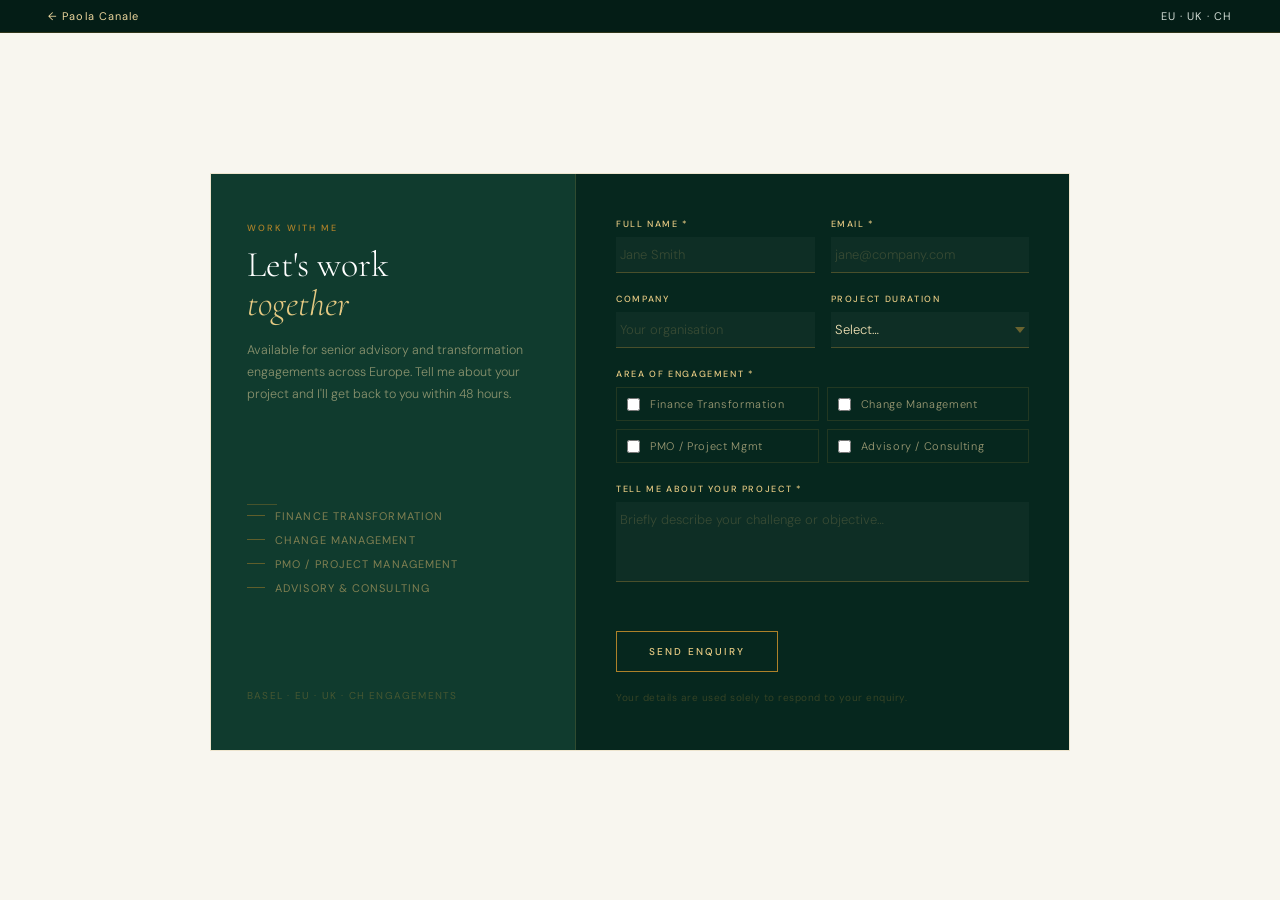
<file: contact-services.html>
<!DOCTYPE html>
<html lang="en">
<head>
  <meta charset="UTF-8" />
  <meta name="viewport" content="width=device-width, initial-scale=1.0"/>
  <title>Work with Me, Paola Canale</title>
<link rel="icon" type="image/png" sizes="32x32" href="favicon-32.png?v=2">
<link rel="icon" type="image/png" sizes="192x192" href="favicon-192.png?v=2">
<link rel="apple-touch-icon" href="apple-touch-icon.png?v=2">
  <link rel="preconnect" href="https://fonts.googleapis.com">
  <link href="https://fonts.googleapis.com/css2?family=Cormorant+Garamond:ital,wght@0,300;0,400;0,600;1,300;1,400&family=DM+Sans:ital,wght@0,300;0,400;0,500;1,300&display=swap" rel="stylesheet">
  <style>
    *, *::before, *::after { box-sizing: border-box; margin: 0; padding: 0; }

    :root {
      --navy:       #0D1B2A;
      --navy-mid:   #172639;
      --gold:       #C4973A;
      --gold-light: #DDB870;
      --gold-pale:  #EDD9A3;
      --white:      #FFFFFF;
    }

    html, body {
      min-height: 100vh;
      background: var(--navy);
      font-family: 'DM Sans', sans-serif;
      color: var(--gold-pale);
    }

    /* ── TOPBAR ── */
    .topbar {
      background: var(--navy);
      padding: 9px 48px;
      display: flex;
      justify-content: space-between;
      align-items: center;
      font-size: 11px;
      color: rgba(255,255,255,.38);
      letter-spacing: .1em;
      border-bottom: 1px solid rgba(196,151,58,.1);
    }
    .topbar a {
      color: var(--gold-light);
      text-decoration: none;
      transition: opacity .2s;
    }
    .topbar a:hover { opacity: .7; }

    /* ── PAGE ── */
    .page {
      display: flex;
      align-items: center;
      justify-content: center;
      min-height: calc(100vh - 42px);
      padding: 48px 24px;
    }

    /* ── CARD ── */
    .card {
      display: grid;
      grid-template-columns: 1fr 1.35fr;
      max-width: 860px;
      width: 100%;
      border: 1px solid rgba(196,151,58,.18);
    }

    /* ── LEFT: intro col ── */
    .intro-col {
      background: var(--navy-mid);
      border-right: 1px solid rgba(196,151,58,.18);
      padding: 48px 36px;
      display: flex;
      flex-direction: column;
      justify-content: space-between;
      gap: 32px;
    }
    .intro-eyebrow {
      font-size: 9px; letter-spacing: .22em;
      text-transform: uppercase; color: var(--gold);
      font-weight: 500; margin-bottom: 12px;
    }
    .intro-title {
      font-family: 'Cormorant Garamond', serif;
      font-size: 36px; font-weight: 300;
      color: var(--white); line-height: 1.08;
    }
    .intro-title em { font-style: italic; color: var(--gold-light); }
    .intro-lead {
      font-size: 12.5px; color: rgba(237,217,163,.55);
      font-weight: 300; line-height: 1.75;
      margin-top: 16px;
    }
    .intro-divider {
      width: 30px; height: 1px;
      background: var(--gold); opacity: .35;
      margin: 4px 0;
    }
    .service-list {
      list-style: none;
      display: flex; flex-direction: column; gap: 10px;
    }
    .service-list li {
      font-size: 11px; letter-spacing: .1em;
      text-transform: uppercase; color: rgba(221,184,112,.55);
      display: flex; align-items: center; gap: 10px;
    }
    .service-list li::before {
      content: '';
      display: inline-block;
      width: 18px; height: 1px;
      background: var(--gold); opacity: .5;
      flex-shrink: 0;
    }
    .intro-geo {
      font-size: 10px; letter-spacing: .12em;
      color: rgba(196,151,58,.3); text-transform: uppercase;
    }

    /* ── RIGHT: form col ── */
    .form-col {
      background: var(--navy);
      padding: 44px 40px;
    }
    .field-group { margin-bottom: 20px; }
    .field-row {
      display: grid;
      grid-template-columns: 1fr 1fr;
      gap: 16px;
      margin-bottom: 20px;
    }
    .field-label {
      display: block; font-size: 9px;
      letter-spacing: .18em; text-transform: uppercase;
      color: var(--gold-light); margin-bottom: 7px; font-weight: 500;
    }
    .field-input, .field-select, .field-textarea {
      width: 100%; background: rgba(255,255,255,.03);
      border: none; border-bottom: 1px solid rgba(196,151,58,.32);
      color: var(--gold-pale);
      font-family: 'DM Sans', sans-serif;
      font-size: 13px; font-weight: 300;
      padding: 9px 4px; outline: none;
      transition: border-color .2s; border-radius: 0;
      appearance: none; -webkit-appearance: none;
    }
    .field-input::placeholder, .field-textarea::placeholder {
      color: rgba(221,184,112,.2);
    }
    .field-input:focus, .field-select:focus, .field-textarea:focus {
      border-bottom-color: var(--gold-light);
    }
    .field-select {
      background-image: url("data:image/svg+xml,%3Csvg xmlns='http://www.w3.org/2000/svg' width='10' height='6' viewBox='0 0 10 6'%3E%3Cpath d='M0 0l5 6 5-6z' fill='%23C4973A' opacity='.5'/%3E%3C/svg%3E");
      background-repeat: no-repeat;
      background-position: right 4px center;
      padding-right: 20px;
      cursor: pointer;
    }
    .field-select option {
      background: var(--navy-mid);
      color: var(--gold-pale);
    }
    .field-textarea { resize: none; min-height: 80px; }

    /* Services checkboxes */
    .services-grid {
      display: grid;
      grid-template-columns: 1fr 1fr;
      gap: 8px;
      margin-top: 4px;
    }
    .service-check {
      display: flex; align-items: center; gap: 10px;
      cursor: pointer;
      padding: 9px 10px;
      border: 1px solid rgba(196,151,58,.15);
      transition: border-color .2s, background .2s;
    }
    .service-check:hover {
      border-color: rgba(196,151,58,.35);
      background: rgba(255,255,255,.03);
    }
    .service-check input[type="checkbox"] {
      accent-color: var(--gold);
      width: 13px; height: 13px;
      flex-shrink: 0; cursor: pointer;
    }
    .service-check-label {
      font-size: 11px; letter-spacing: .06em;
      color: rgba(237,217,163,.65); font-weight: 300;
    }
    .service-check:has(input:checked) {
      border-color: rgba(196,151,58,.5);
      background: rgba(196,151,58,.06);
    }
    .service-check:has(input:checked) .service-check-label {
      color: var(--gold-light);
    }

    .submit-btn {
      margin-top: 24px;
      background: transparent;
      border: 1px solid var(--gold);
      color: var(--gold-light);
      font-family: 'DM Sans', sans-serif;
      font-size: 10px; font-weight: 500;
      letter-spacing: .2em; text-transform: uppercase;
      padding: 13px 32px; cursor: pointer;
      transition: background .22s, color .22s;
      display: inline-block;
    }
    .submit-btn:hover { background: var(--gold); color: var(--navy); }
    .submit-btn:disabled { opacity: .4; cursor: default; }

    .success-msg {
      display: none;
      font-family: 'Cormorant Garamond', serif;
      font-size: 17px; font-weight: 300;
      color: var(--gold-light); margin-top: 18px;
      font-style: italic;
    }
    .note {
      margin-top: 18px; font-size: 10px;
      color: rgba(196,151,58,.25); letter-spacing: .05em; line-height: 1.6;
    }

    /* ── RESPONSIVE ── */
    @media (max-width: 640px) {
      .topbar { padding: 9px 20px; }
      .card { grid-template-columns: 1fr; }
      .intro-col { padding: 32px 24px; gap: 20px; }
      .form-col { padding: 32px 24px; }
      .field-row { grid-template-columns: 1fr; }
      .services-grid { grid-template-columns: 1fr; }
    }
  </style>
<link rel="stylesheet" href="brand.css?v=forest-gold-1">
</head>
<body>

  <div class="topbar">
    <a href="index.html">← Paola Canale</a>
    <span>EU · UK · CH</span>
  </div>

  <div class="page">
    <div class="card">

      <!-- INTRO -->
      <div class="intro-col">
        <div>
          <p class="intro-eyebrow">Work with me</p>
          <h1 class="intro-title">Let's work<br><em>together</em></h1>
          <p class="intro-lead">
            Available for senior advisory and transformation engagements across Europe.
            Tell me about your project and I'll get back to you within 48 hours.
          </p>
        </div>

        <div>
          <div class="intro-divider"></div>
          <ul class="service-list">
            <li>Finance Transformation</li>
            <li>Change Management</li>
            <li>PMO / Project Management</li>
            <li>Advisory &amp; Consulting</li>
          </ul>
        </div>

        <p class="intro-geo">Basel · EU · UK · CH engagements</p>
      </div>

      <!-- FORM -->
      <div class="form-col">

        <!--
          FORMSPREE SETUP:
          1. Go to https://formspree.io → create free account
          2. Create a new form → copy your Form ID
          3. Replace YOUR_FORM_ID below with your actual ID
        -->
        <form id="services-form" action="https://formspree.io/f/xjgjbvkd" method="POST">

          <div class="field-row">
            <div>
              <label class="field-label" for="name">Full name *</label>
              <input class="field-input" id="name" name="name" type="text"
                     placeholder="Jane Smith" required />
            </div>
            <div>
              <label class="field-label" for="email">Email *</label>
              <input class="field-input" id="email" name="email" type="email"
                     placeholder="jane@company.com" required />
            </div>
          </div>

          <div class="field-row">
            <div>
              <label class="field-label" for="company">Company</label>
              <input class="field-input" id="company" name="company" type="text"
                     placeholder="Your organisation" />
            </div>
            <div>
              <label class="field-label" for="duration">Project duration</label>
              <select class="field-select" id="duration" name="duration">
                <option value="" disabled selected>Select…</option>
                <option>Less than 1 month</option>
                <option>1 – 3 months</option>
                <option>3 – 6 months</option>
                <option>6 – 12 months</option>
                <option>Over 12 months</option>
                <option>To be defined</option>
              </select>
            </div>
          </div>

          <div class="field-group">
            <label class="field-label">Area of engagement *</label>
            <div class="services-grid">
              <label class="service-check">
                <input type="checkbox" name="service" value="Finance Transformation" />
                <span class="service-check-label">Finance Transformation</span>
              </label>
              <label class="service-check">
                <input type="checkbox" name="service" value="Change Management" />
                <span class="service-check-label">Change Management</span>
              </label>
              <label class="service-check">
                <input type="checkbox" name="service" value="PMO / Project Management" />
                <span class="service-check-label">PMO / Project Mgmt</span>
              </label>
              <label class="service-check">
                <input type="checkbox" name="service" value="Advisory / Consulting" />
                <span class="service-check-label">Advisory / Consulting</span>
              </label>
            </div>
          </div>

          <div class="field-group">
            <label class="field-label" for="message">Tell me about your project *</label>
            <textarea class="field-textarea" id="message" name="message"
                      placeholder="Briefly describe your challenge or objective…" required></textarea>
          </div>

          <!-- Formspree honeypot anti-spam -->
          <input type="text" name="_gotcha" style="display:none" />
          <input type="hidden" name="_next" value="https://canalepaola.github.io/Paola-Canale/thank-you.html" />

          <button class="submit-btn" type="submit" id="submit-btn">Send enquiry</button>
        </form>

        <p class="success-msg" id="success-msg">Thank you, I'll be in touch within 48 hours.</p>
        <p class="note">Your details are used solely to respond to your enquiry.</p>

      </div>
    </div>
  </div>

  <script>
    const form = document.getElementById('services-form');
    form.addEventListener('submit', function() {
      const btn = document.getElementById('submit-btn');
      btn.textContent = 'Sending…';
      btn.style.opacity = '.5';
      btn.disabled = true;
    });
  </script>

</body>
</html>
</file>
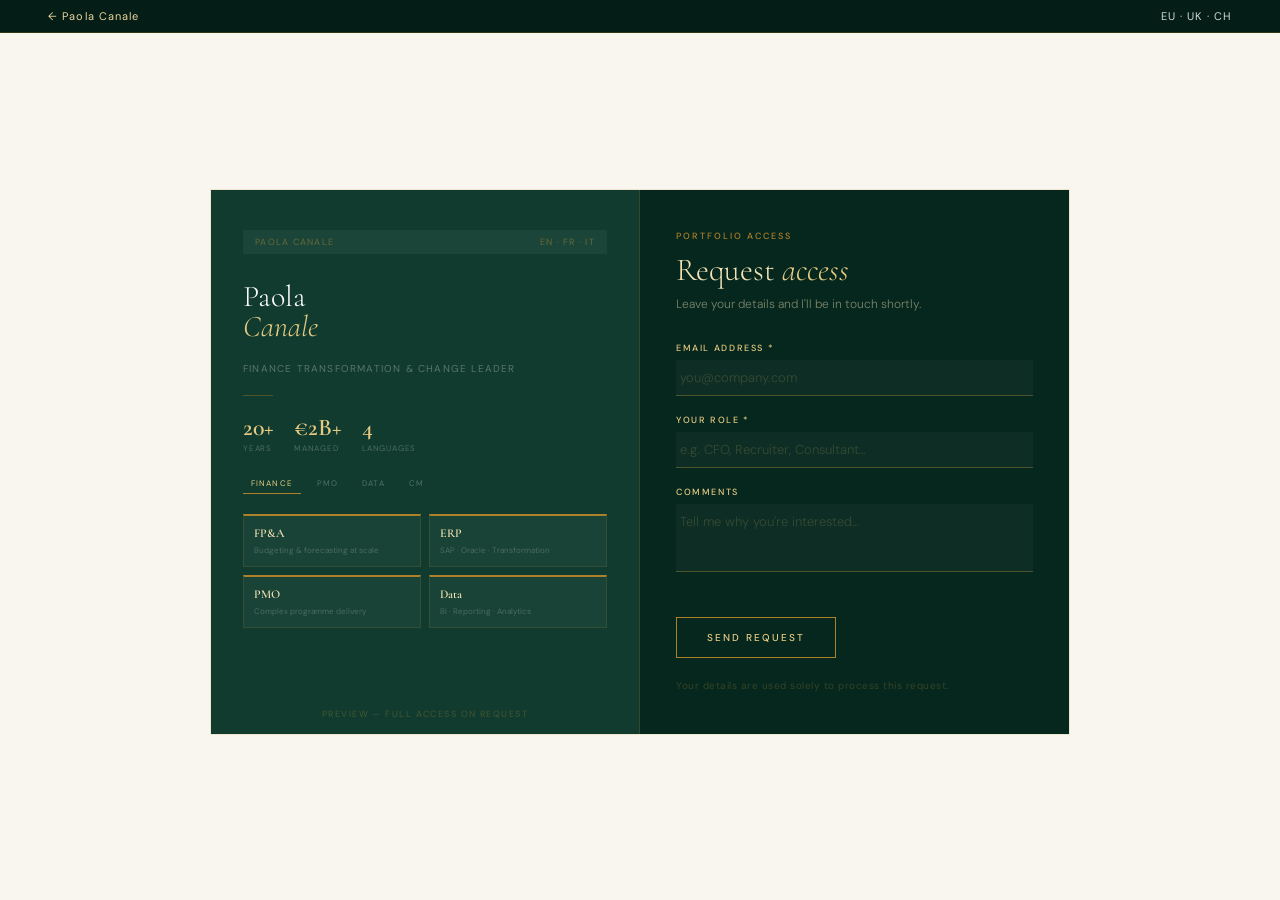
<file: request-access.html>
<!DOCTYPE html>
<html lang="en">
<head>
  <meta charset="UTF-8" />
  <meta name="viewport" content="width=device-width, initial-scale=1.0"/>
  <title>Request Access — Paola Canale</title>
<link rel="icon" type="image/png" sizes="32x32" href="favicon-32.png?v=2">
<link rel="icon" type="image/png" sizes="192x192" href="favicon-192.png?v=2">
<link rel="apple-touch-icon" href="apple-touch-icon.png?v=2">
  <link rel="preconnect" href="https://fonts.googleapis.com">
  <link href="https://fonts.googleapis.com/css2?family=Cormorant+Garamond:ital,wght@0,300;0,400;0,600;1,300;1,400&family=DM+Sans:ital,wght@0,300;0,400;0,500;1,300&display=swap" rel="stylesheet">
  <style>
    *, *::before, *::after { box-sizing: border-box; margin: 0; padding: 0; }

    :root {
      --navy:       #0D1B2A;
      --navy-mid:   #172639;
      --gold:       #C4973A;
      --gold-light: #DDB870;
      --gold-pale:  #EDD9A3;
      --white:      #FFFFFF;
      --cream:      #F5F1EA;
      --muted:      #62778C;
    }

    html, body {
      min-height: 100vh;
      background: var(--navy);
      font-family: 'DM Sans', sans-serif;
      color: var(--gold-pale);
    }

    /* ── TOPBAR ── */
    .topbar {
      background: var(--navy);
      padding: 9px 48px;
      display: flex;
      justify-content: space-between;
      align-items: center;
      font-size: 11px;
      color: rgba(255,255,255,.38);
      letter-spacing: .1em;
      border-bottom: 1px solid rgba(196,151,58,.1);
    }
    .topbar a {
      color: var(--gold-light);
      text-decoration: none;
      transition: opacity .2s;
    }
    .topbar a:hover { opacity: .7; }

    /* ── PAGE WRAPPER ── */
    .page {
      display: flex;
      align-items: center;
      justify-content: center;
      min-height: calc(100vh - 42px);
      padding: 48px 24px;
    }

    /* ── CARD ── */
    .card {
      display: grid;
      grid-template-columns: 1fr 1fr;
      max-width: 860px;
      width: 100%;
      border: 1px solid rgba(196,151,58,.18);
    }

    /* ── PREVIEW COL ── */
    .preview-col {
      background: var(--navy-mid);
      border-right: 1px solid rgba(196,151,58,.18);
      padding: 40px 32px;
      display: flex;
      flex-direction: column;
      gap: 20px;
      pointer-events: none;
      user-select: none;
      position: relative;
      overflow: hidden;
    }
    .preview-topbar {
      background: rgba(255,255,255,.05);
      padding: 6px 12px;
      font-size: 9px;
      letter-spacing: .14em;
      text-transform: uppercase;
      color: rgba(196,151,58,.45);
      display: flex;
      justify-content: space-between;
    }
    .preview-name {
      font-family: 'Cormorant Garamond', serif;
      font-size: 30px;
      font-weight: 300;
      color: var(--white);
      line-height: 1;
      margin-top: 8px;
    }
    .preview-name em { font-style: italic; color: var(--gold-light); }
    .preview-tag {
      font-size: 10px;
      color: rgba(255,255,255,.3);
      letter-spacing: .12em;
      text-transform: uppercase;
    }
    .preview-divider {
      width: 30px; height: 1px;
      background: var(--gold); opacity: .4;
    }
    .preview-stat-row { display: flex; gap: 20px; }
    .preview-stat-n {
      font-family: 'Cormorant Garamond', serif;
      font-size: 24px; font-weight: 600;
      color: var(--gold-light); line-height: 1;
    }
    .preview-stat-l {
      font-size: 8px; color: rgba(255,255,255,.25);
      text-transform: uppercase; letter-spacing: .1em; margin-top: 3px;
    }
    .preview-nav { display: flex; gap: 8px; flex-wrap: wrap; }
    .preview-nav span {
      font-size: 8px; letter-spacing: .14em; text-transform: uppercase;
      color: rgba(255,255,255,.28); padding: 5px 8px;
      border-bottom: 1.5px solid transparent;
    }
    .preview-nav span.active { color: var(--gold-light); border-bottom-color: var(--gold); }
    .preview-cards { display: grid; grid-template-columns: 1fr 1fr; gap: 8px; }
    .preview-card {
      background: rgba(255,255,255,.04);
      border: 1px solid rgba(196,151,58,.15);
      border-top: 2px solid var(--gold);
      padding: 10px;
    }
    .preview-card-t {
      font-family: 'Cormorant Garamond', serif;
      font-size: 12px; font-weight: 600; color: var(--gold-pale);
    }
    .preview-card-b {
      font-size: 8px; color: rgba(255,255,255,.22);
      margin-top: 4px; line-height: 1.5;
    }
    .preview-label {
      position: absolute; bottom: 14px; left: 0; right: 0;
      text-align: center; font-size: 9px;
      letter-spacing: .16em; text-transform: uppercase;
      color: rgba(196,151,58,.3);
    }

    /* ── FORM COL ── */
    .form-col {
      background: var(--navy);
      padding: 40px 36px;
      display: flex;
      flex-direction: column;
      justify-content: center;
    }
    .eyebrow {
      font-size: 9px; letter-spacing: .22em;
      text-transform: uppercase; color: var(--gold);
      margin-bottom: 10px; font-weight: 500;
    }
    .form-title {
      font-family: 'Cormorant Garamond', serif;
      font-size: 32px; font-weight: 300;
      color: var(--gold-pale); line-height: 1.1;
      margin-bottom: 8px;
    }
    .form-title em { font-style: italic; color: var(--gold-light); }
    .form-sub {
      font-size: 12px; color: var(--gold-pale);
      opacity: .5; font-weight: 300;
      line-height: 1.65; margin-bottom: 28px;
    }
    .field-group { margin-bottom: 18px; }
    .field-label {
      display: block; font-size: 9px;
      letter-spacing: .18em; text-transform: uppercase;
      color: var(--gold-light); margin-bottom: 6px; font-weight: 500;
    }
    .field-input, .field-textarea {
      width: 100%; background: rgba(255,255,255,.03);
      border: none; border-bottom: 1px solid rgba(196,151,58,.35);
      color: var(--gold-pale); font-family: 'DM Sans', sans-serif;
      font-size: 13px; font-weight: 300;
      padding: 9px 4px; outline: none;
      transition: border-color .2s; border-radius: 0;
    }
    .field-input::placeholder, .field-textarea::placeholder {
      color: rgba(221,184,112,.2);
    }
    .field-input:focus, .field-textarea:focus {
      border-bottom-color: var(--gold-light);
    }
    .field-textarea { resize: none; min-height: 68px; }

    .submit-btn {
      margin-top: 22px;
      background: transparent;
      border: 1px solid var(--gold);
      color: var(--gold-light);
      font-family: 'DM Sans', sans-serif;
      font-size: 10px; font-weight: 500;
      letter-spacing: .2em; text-transform: uppercase;
      padding: 13px 30px; cursor: pointer;
      transition: background .22s, color .22s;
      align-self: flex-start;
    }
    .submit-btn:hover { background: var(--gold); color: var(--navy); }

    .success-msg {
      display: none;
      font-family: 'Cormorant Garamond', serif;
      font-size: 17px; font-weight: 300;
      color: var(--gold-light); margin-top: 16px;
      font-style: italic;
    }
    .note {
      margin-top: 20px; font-size: 10px;
      color: rgba(196,151,58,.25); letter-spacing: .05em; line-height: 1.6;
    }

    /* ── RESPONSIVE ── */
    @media (max-width: 640px) {
      .topbar { padding: 9px 20px; }
      .card { grid-template-columns: 1fr; }
      .preview-col { display: none; }
      .form-col { padding: 36px 24px; }
    }
  </style>
<link rel="stylesheet" href="brand.css?v=forest-gold-1">
</head>
<body>

  <div class="topbar">
    <a href="index.html">← Paola Canale</a>
    <span>EU · UK · CH</span>
  </div>

  <div class="page">
    <div class="card">

      <!-- PREVIEW -->
      <div class="preview-col">
        <div class="preview-topbar">
          <span>Paola Canale</span>
          <span>EN · FR · IT</span>
        </div>
        <div class="preview-name">Paola<br><em>Canale</em></div>
        <div class="preview-tag">Finance Transformation &amp; Change Leader</div>
        <div class="preview-divider"></div>
        <div class="preview-stat-row">
          <div class="preview-stat">
            <div class="preview-stat-n">20+</div>
            <div class="preview-stat-l">Years</div>
          </div>
          <div class="preview-stat">
            <div class="preview-stat-n">€2B+</div>
            <div class="preview-stat-l">Managed</div>
          </div>
          <div class="preview-stat">
            <div class="preview-stat-n">4</div>
            <div class="preview-stat-l">Languages</div>
          </div>
        </div>
        <div class="preview-nav">
          <span class="active">Finance</span>
          <span>PMO</span>
          <span>Data</span>
          <span>CM</span>
        </div>
        <div class="preview-cards">
          <div class="preview-card">
            <div class="preview-card-t">FP&amp;A</div>
            <div class="preview-card-b">Budgeting &amp; forecasting at scale</div>
          </div>
          <div class="preview-card">
            <div class="preview-card-t">ERP</div>
            <div class="preview-card-b">SAP · Oracle · Transformation</div>
          </div>
          <div class="preview-card">
            <div class="preview-card-t">PMO</div>
            <div class="preview-card-b">Complex programme delivery</div>
          </div>
          <div class="preview-card">
            <div class="preview-card-t">Data</div>
            <div class="preview-card-b">BI · Reporting · Analytics</div>
          </div>
        </div>
        <div class="preview-label">preview — full access on request</div>
      </div>

      <!-- FORM -->
      <div class="form-col">
        <p class="eyebrow">Portfolio Access</p>
        <h1 class="form-title">Request <em>access</em></h1>
        <p class="form-sub">Leave your details and I'll be in touch shortly.</p>

        <!--
          FORMSPREE SETUP:
          1. Go to https://formspree.io and create a free account
          2. Create a new form → copy your Form ID
          3. Replace YOUR_FORM_ID below with your actual ID
             e.g. action="https://formspree.io/f/xpwzgkla"
        -->
        <form id="access-form" action="https://formspree.io/f/YOUR_FORM_ID" method="POST">

          <div class="field-group">
            <label class="field-label" for="email">Email address *</label>
            <input class="field-input" id="email" name="email" type="email"
                   placeholder="you@company.com" required />
          </div>

          <div class="field-group">
            <label class="field-label" for="role">Your role *</label>
            <input class="field-input" id="role" name="role" type="text"
                   placeholder="e.g. CFO, Recruiter, Consultant…" required />
          </div>

          <div class="field-group">
            <label class="field-label" for="comments">Comments</label>
            <textarea class="field-textarea" id="comments" name="comments"
                      placeholder="Tell me why you're interested…"></textarea>
          </div>

          <!-- Formspree honeypot anti-spam -->
          <input type="text" name="_gotcha" style="display:none" />
          <!-- Redirect after submission -->
          <input type="hidden" name="_next" value="https://canalepaola.github.io/Paola-Canale/thank-you.html" />

          <button class="submit-btn" type="submit" id="submit-btn">Send request</button>
        </form>

        <p class="success-msg" id="success-msg">Thank you — I'll get back to you shortly.</p>
        <p class="note">Your details are used solely to process this request.</p>
      </div>

    </div>
  </div>

  <script>
    const form = document.getElementById('access-form');
    form.addEventListener('submit', function(e) {
      const btn = document.getElementById('submit-btn');
      btn.textContent = 'Sending…';
      btn.style.opacity = '.5';
      btn.disabled = true;
    });
  </script>

</body>
</html>
</file>
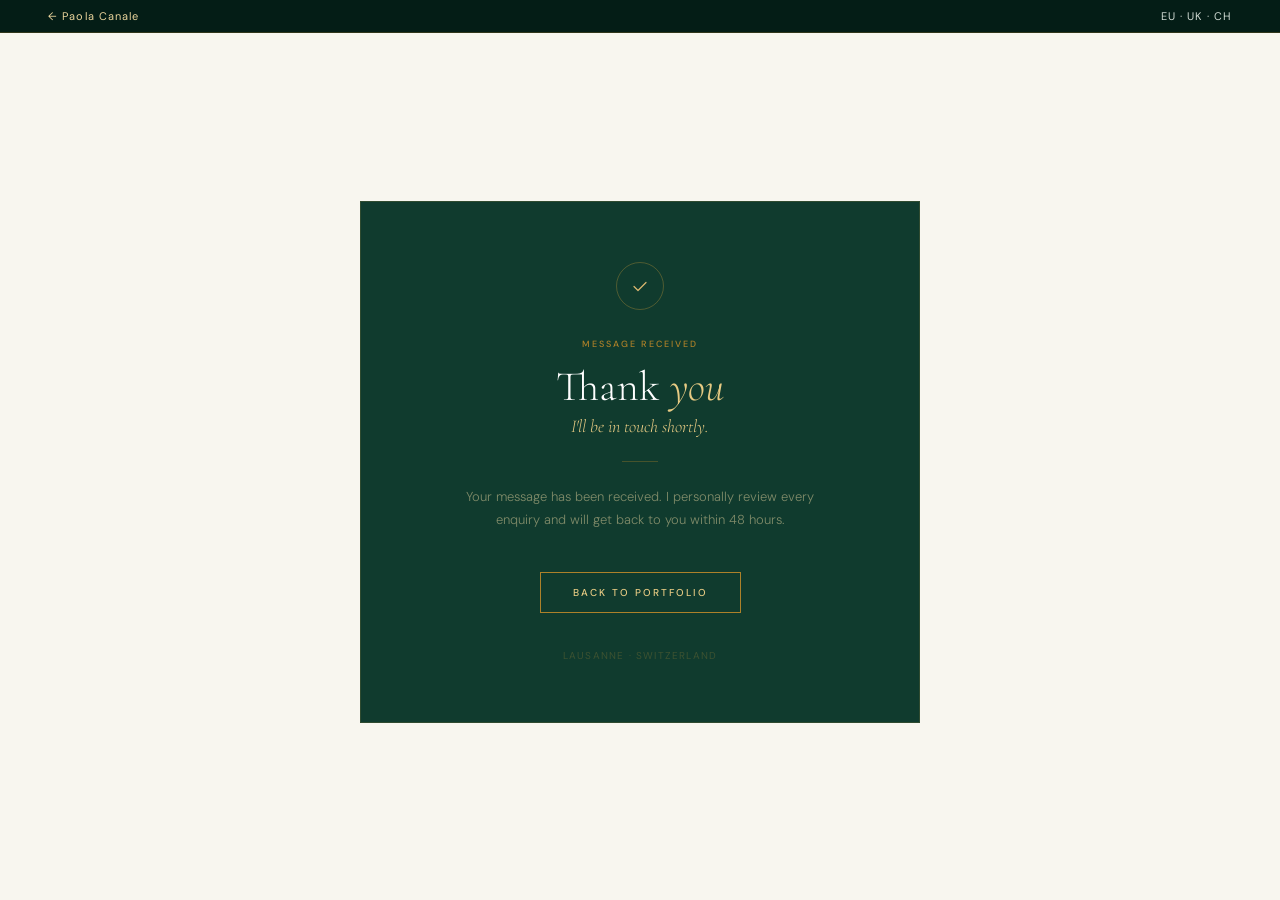
<file: thank-you.html>
<!DOCTYPE html>
<html lang="en">
<head>
  <meta charset="UTF-8" />
  <meta name="viewport" content="width=device-width, initial-scale=1.0"/>
  <title>Thank You — Paola Canale</title>
<link rel="icon" type="image/png" sizes="32x32" href="favicon-32.png?v=2">
<link rel="icon" type="image/png" sizes="192x192" href="favicon-192.png?v=2">
<link rel="apple-touch-icon" href="apple-touch-icon.png?v=2">
  <link rel="preconnect" href="https://fonts.googleapis.com">
  <link href="https://fonts.googleapis.com/css2?family=Cormorant+Garamond:ital,wght@0,300;0,400;0,600;1,300;1,400&family=DM+Sans:ital,wght@0,300;0,400;0,500;1,300&display=swap" rel="stylesheet">
  <style>
    *, *::before, *::after { box-sizing: border-box; margin: 0; padding: 0; }

    :root {
      --navy:       #0D1B2A;
      --navy-mid:   #172639;
      --gold:       #C4973A;
      --gold-light: #DDB870;
      --gold-pale:  #EDD9A3;
      --white:      #FFFFFF;
    }

    html, body {
      min-height: 100vh;
      background: var(--navy);
      font-family: 'DM Sans', sans-serif;
      color: var(--gold-pale);
    }

    .topbar {
      padding: 9px 48px;
      display: flex;
      justify-content: space-between;
      align-items: center;
      font-size: 11px;
      color: rgba(255,255,255,.38);
      letter-spacing: .1em;
      border-bottom: 1px solid rgba(196,151,58,.1);
    }
    .topbar a {
      color: var(--gold-light);
      text-decoration: none;
      transition: opacity .2s;
    }
    .topbar a:hover { opacity: .7; }

    .page {
      display: flex;
      align-items: center;
      justify-content: center;
      min-height: calc(100vh - 42px);
      padding: 48px 24px;
    }

    .card {
      max-width: 560px;
      width: 100%;
      border: 1px solid rgba(196,151,58,.18);
      background: var(--navy-mid);
      padding: 60px 52px;
      text-align: center;
      display: flex;
      flex-direction: column;
      align-items: center;
      gap: 0;
    }

    .icon {
      width: 48px; height: 48px;
      border: 1px solid rgba(196,151,58,.35);
      border-radius: 50%;
      display: flex; align-items: center; justify-content: center;
      margin-bottom: 28px;
    }
    .icon svg { width: 20px; height: 20px; }

    .eyebrow {
      font-size: 9px; letter-spacing: .22em;
      text-transform: uppercase; color: var(--gold);
      font-weight: 500; margin-bottom: 14px;
    }

    .title {
      font-family: 'Cormorant Garamond', serif;
      font-size: 42px; font-weight: 300;
      color: var(--white); line-height: 1.08;
      margin-bottom: 6px;
    }
    .title em { font-style: italic; color: var(--gold-light); }

    .subtitle {
      font-family: 'Cormorant Garamond', serif;
      font-size: 18px; font-weight: 300;
      font-style: italic; color: var(--gold-light);
      margin-bottom: 24px;
    }

    .divider {
      width: 36px; height: 1px;
      background: var(--gold); opacity: .35;
      margin: 0 auto 24px;
    }

    .body {
      font-size: 13px; color: rgba(237,217,163,.5);
      font-weight: 300; line-height: 1.75;
      max-width: 380px;
      margin-bottom: 40px;
    }

    .back-btn {
      background: transparent;
      border: 1px solid var(--gold);
      color: var(--gold-light);
      font-family: 'DM Sans', sans-serif;
      font-size: 10px; font-weight: 500;
      letter-spacing: .2em; text-transform: uppercase;
      padding: 13px 32px;
      text-decoration: none;
      display: inline-block;
      transition: background .22s, color .22s;
    }
    .back-btn:hover { background: var(--gold); color: var(--navy); }

    .geo {
      margin-top: 36px;
      font-size: 10px; letter-spacing: .12em;
      color: rgba(196,151,58,.25); text-transform: uppercase;
    }

    @media (max-width: 480px) {
      .topbar { padding: 9px 20px; }
      .card { padding: 40px 28px; }
      .title { font-size: 32px; }
    }
  </style>
<link rel="stylesheet" href="brand.css?v=forest-gold-1">
</head>
<body>

  <div class="topbar">
    <a href="index.html">← Paola Canale</a>
    <span>EU · UK · CH</span>
  </div>

  <div class="page">
    <div class="card">

      <div class="icon">
        <svg viewBox="0 0 20 20" fill="none" xmlns="http://www.w3.org/2000/svg">
          <path d="M4 10.5L8 14.5L16 6.5" stroke="#DDB870" stroke-width="1.2" stroke-linecap="round" stroke-linejoin="round"/>
        </svg>
      </div>

      <p class="eyebrow">Message received</p>
      <h1 class="title">Thank <em>you</em></h1>
      <p class="subtitle">I'll be in touch shortly.</p>

      <div class="divider"></div>

      <p class="body">
        Your message has been received. I personally review every enquiry
        and will get back to you within 48 hours.
      </p>

      <a class="back-btn" href="index.html">Back to portfolio</a>

      <p class="geo">Lausanne · Switzerland</p>

    </div>
  </div>

</body>
</html>
</file>
<file: brand.css>
/* Paola Canale: forest green, antique gold and ivory. */
:root{--navy:#06271e;--navy-mid:#103b2e;--navy-light:#1d5140;--gold:#ad8129;--gold-light:#e6ca83;--gold-pale:#f2e2b5;--cream:#f8f6ef;--text:#183a30;--muted:#536e62;--line:rgba(146,110,37,.24)}
body{background:var(--cream)}
.topbar{background:#041d16;color:#d2dcd4;border-bottom:1px solid #ad812944}
.topbar a{color:#ebd59c}.tb-dot{color:#cfbd8b80}
.header{max-width:none;margin:0;min-height:335px;padding:48px max(40px,calc((100vw - 1184px)/2)) 36px;gap:44px;align-items:center;position:relative;background: url('images/gold-corner.svg') left top/330px 330px no-repeat,radial-gradient(ellipse at 35% 40%,#154a35 0%,#082e22 45%,#031a13 100%);border-bottom:1px solid #ad8129}
.photo-wrap{position:relative;padding:10px;border:1px solid #ceaf63;border-radius:120px 120px 15px 15px;background:#092a21;box-shadow:0 12px 30px #0003}
.photo{width:174px;height:220px;border-radius:105px 105px 8px 8px;object-position:center 17%;border:0;margin:0;box-shadow:none}
.header-body{padding:0}.h-name{font-family:'Cormorant Garamond',Georgia,serif;font-size:70px;font-weight:600;line-height:1;color:#ead497;text-shadow:0 2px 2px #0007}.h-name em{font-style:normal;color:inherit}
.h-role{font-size:18px;color:#f3ecd7;font-weight:400;margin-top:13px;letter-spacing:.015em}
.h-creds{color:#d1d9c9;font-size:10px;letter-spacing:.1em;line-height:1.8}.h-tagline{color:#e0e7dc;font-size:14px;max-width:720px;line-height:1.7}
.h-stats{gap:28px;margin-top:24px;flex-wrap:wrap}.h-stats>div{padding-right:25px;border-right:1px solid #c8ad6255}.h-stats>div:last-child{border:0;padding-right:0}.stat-n{color:#e8cb81;font-size:33px}.stat-l{color:#d4ddce;font-size:9px;line-height:1.5}
.nav-wrap{background:#06271e;box-shadow:0 4px 15px #05271d18}.nav-tab{color:#c6d3c7}.nav-tab:hover{color:#fff2c8}.nav-tab.active{color:#f4dfa1;border-color:#d0af60}
.topbar img{width:38px!important;height:38px!important}
a:focus-visible,button:focus-visible,input:focus-visible,textarea:focus-visible{outline:3px solid #b68b30;outline-offset:4px}
@media(min-width:1350px){.header{padding-left:max(48px,calc((100vw - 1184px)/2));padding-right:max(48px,calc((100vw - 1184px)/2))}}
@media(max-width:800px){.header{padding:35px 25px;gap:26px;background-size:220px 220px,auto}.h-name{font-size:52px}.h-role{font-size:16px}.photo{width:130px;height:170px}.h-stats{gap:18px}.h-stats>div{padding-right:16px}.stat-n{font-size:29px}}
@media(max-width:560px){.header{grid-template-columns:1fr;text-align:left;padding:30px 23px}.photo-wrap{justify-self:start}.photo{width:120px;height:150px}.header-body{width:100%}.h-name{font-size:53px}.h-stats{display:grid;grid-template-columns:1fr 1fr;gap:20px}.h-stats>div{border-right:0;border-left:1px solid #c8ad6277;padding-left:14px}.topbar{padding-left:20px;padding-right:20px}.h-tagline{font-size:14px}.tb-right{gap:12px}}
@media print{.header{background:#06271e!important;print-color-adjust:exact;-webkit-print-color-adjust:exact}}

@media(max-width:650px){.topbar{display:flex;flex-direction:column;align-items:flex-start;gap:12px;letter-spacing:.025em}.topbar>span{line-height:1.6}.tb-right{flex-wrap:wrap;gap:9px;font-size:11px}.header{min-width:0}.nav{justify-content:flex-start}.nav-tab{flex:0 0 auto}.topbar>span img{width:34px!important;height:34px!important}}

.footer-links{flex-wrap:wrap;justify-content:center;max-width:100%;gap:14px 22px}.footer-links a{overflow-wrap:anywhere}
</file>
